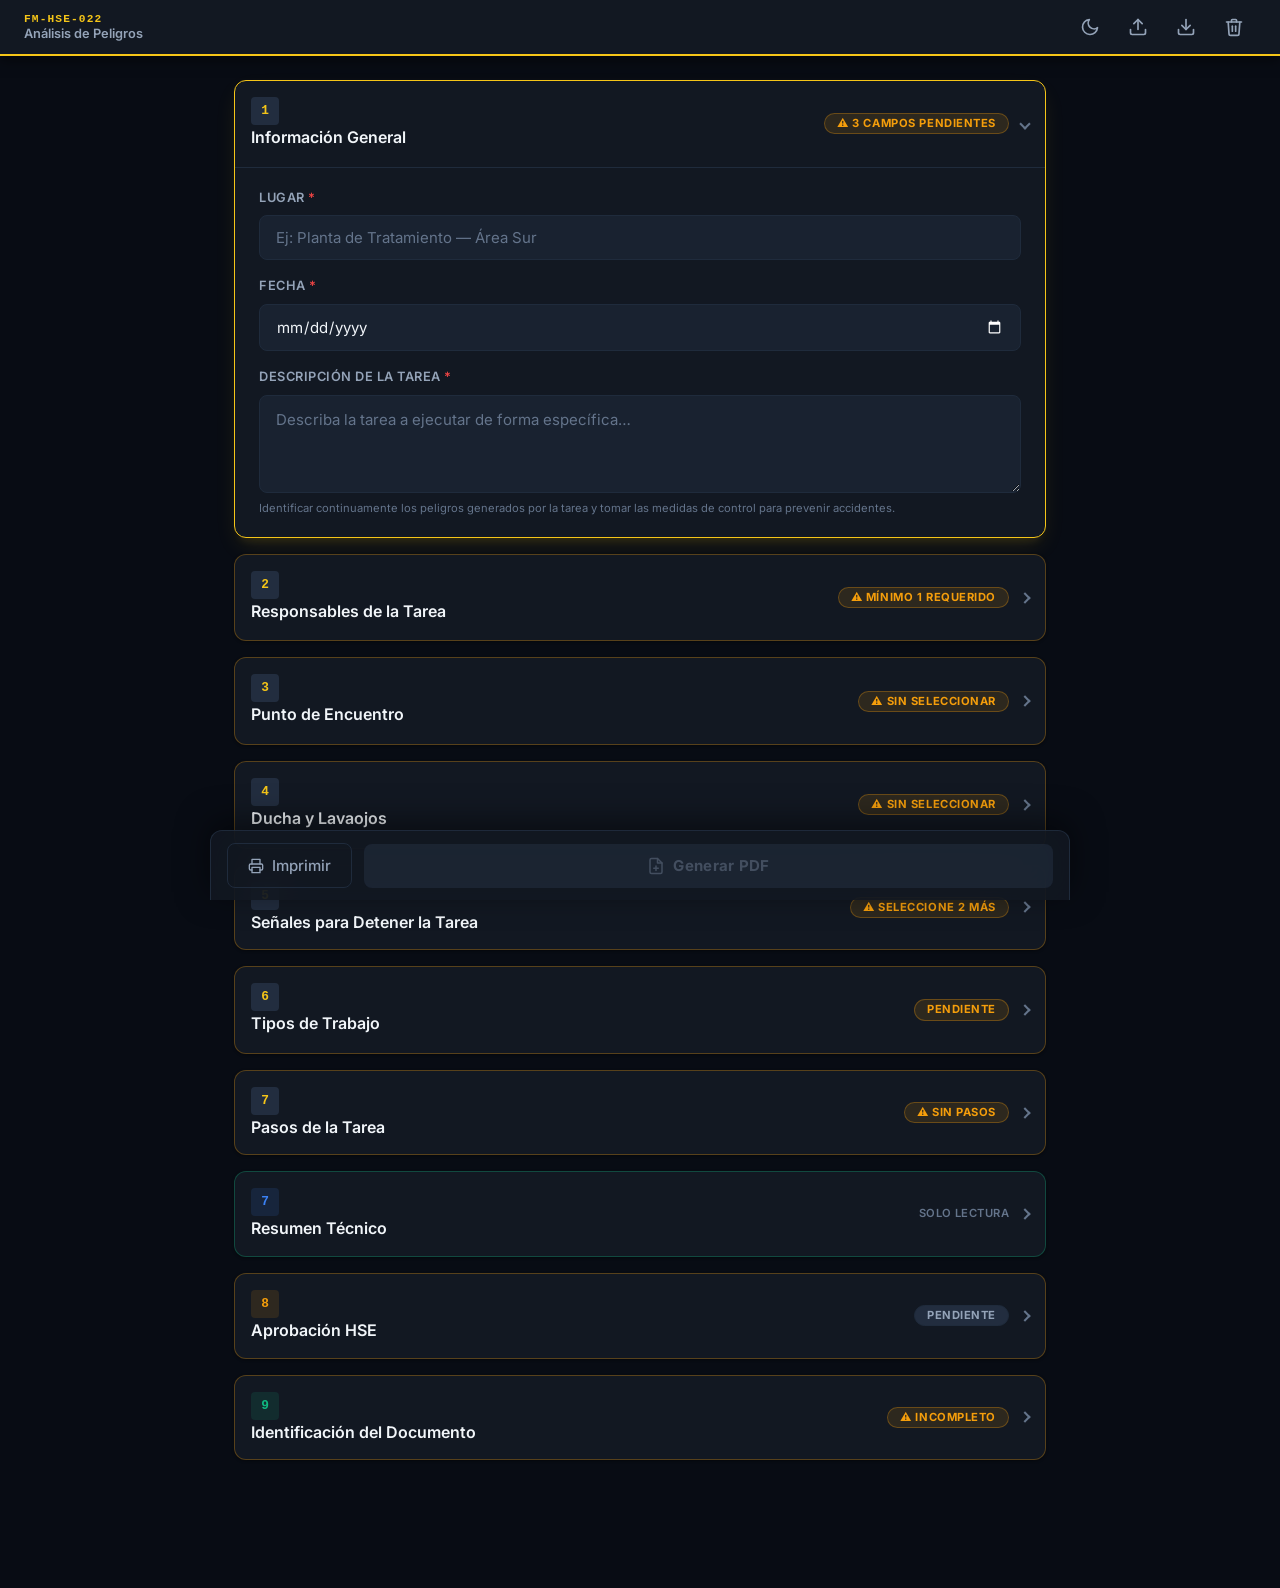
<file: index.html>
<!DOCTYPE html>
<html lang="es">
<head>
  <meta charset="UTF-8">
  <meta name="viewport" content="width=device-width, initial-scale=1.0, maximum-scale=1.0, user-scalable=no">
  <meta name="description" content="FM-HSE-022 — Análisis Continuo de Peligros por la Tarea">
  <meta name="theme-color" content="#1a2332">
  <meta name="apple-mobile-web-app-capable" content="yes">
  <meta name="apple-mobile-web-app-status-bar-style" content="black-translucent">
  <title>FM-HSE-022 · Análisis de Peligros</title>
  <link rel="manifest" href="manifest.json">
  <link rel="apple-touch-icon" href="assets/icon-192.png">
  <link rel="preconnect" href="https://fonts.googleapis.com">
  <link rel="preconnect" href="https://fonts.gstatic.com" crossorigin>
  <link href="https://fonts.googleapis.com/css2?family=Inter:wght@400;500;600;700&display=swap" rel="stylesheet">
  <link rel="stylesheet" href="styles.css">
</head>
<body>

  <!-- ═══════════════════════════════════════════════
       BARRA SUPERIOR
  ════════════════════════════════════════════════ -->
  <header class="app-header">
    <div class="app-header__brand">
      <span class="app-header__code">FM-HSE-022</span>
      <span class="app-header__title">Análisis de Peligros</span>
    </div>
    <div class="app-header__actions">
      <button class="btn-icon" id="btn-toggle-theme" title="Cambiar tema" aria-label="Cambiar tema (claro/oscuro)">
        <svg class="icon-theme-dark" viewBox="0 0 24 24" fill="none" stroke="currentColor" stroke-width="2" stroke-linecap="round" stroke-linejoin="round"><path d="M21 12.79A9 9 0 1 1 11.21 3 7 7 0 0 0 21 12.79z"/></svg>
        <svg class="icon-theme-light hidden" viewBox="0 0 24 24" fill="none" stroke="currentColor" stroke-width="2" stroke-linecap="round" stroke-linejoin="round"><circle cx="12" cy="12" r="5"/><line x1="12" y1="1" x2="12" y2="3"/><line x1="12" y1="21" x2="12" y2="23"/><line x1="4.22" y1="4.22" x2="5.64" y2="5.64"/><line x1="18.36" y1="18.36" x2="19.78" y2="19.78"/><line x1="1" y1="12" x2="3" y2="12"/><line x1="21" y1="12" x2="23" y2="12"/><line x1="4.22" y1="19.78" x2="5.64" y2="18.36"/><line x1="18.36" y1="5.64" x2="19.78" y2="4.22"/></svg>
      </button>
      <button class="btn-icon" id="btn-import-backup" title="Cargar borrador" aria-label="Cargar borrador JSON">
        <svg viewBox="0 0 24 24" fill="none" stroke="currentColor" stroke-width="2" stroke-linecap="round" stroke-linejoin="round"><path d="M21 15v4a2 2 0 0 1-2 2H5a2 2 0 0 1-2-2v-4"/><polyline points="17 8 12 3 7 8"/><line x1="12" y1="3" x2="12" y2="15"/></svg>
      </button>
      <button class="btn-icon" id="btn-export-backup" title="Guardar borrador" aria-label="Guardar borrador JSON">
        <svg viewBox="0 0 24 24" fill="none" stroke="currentColor" stroke-width="2" stroke-linecap="round" stroke-linejoin="round"><path d="M21 15v4a2 2 0 0 1-2 2H5a2 2 0 0 1-2-2v-4"/><polyline points="7 10 12 15 17 10"/><line x1="12" y1="15" x2="12" y2="3"/></svg>
      </button>
      <button class="btn-icon btn-icon--danger" id="btn-new-form" title="Nuevo formulario" aria-label="Nuevo formulario">
        <svg viewBox="0 0 24 24" fill="none" stroke="currentColor" stroke-width="2" stroke-linecap="round" stroke-linejoin="round"><polyline points="3 6 5 6 21 6"/><path d="M19 6l-1 14a2 2 0 0 1-2 2H8a2 2 0 0 1-2-2L5 6"/><path d="M10 11v6"/><path d="M14 11v6"/><path d="M9 6V4a1 1 0 0 1 1-1h4a1 1 0 0 1 1 1v2"/></svg>
      </button>
    </div>
    <!-- Input oculto para importación de JSON -->
    <input type="file" id="input-import-file" accept=".json" hidden aria-hidden="true">
  </header>

  <!-- Banner de borrador recuperado (oculto por defecto) -->
  <div class="draft-banner hidden" id="draft-banner" role="alert">
    <svg viewBox="0 0 24 24" fill="none" stroke="currentColor" stroke-width="2"><circle cx="12" cy="12" r="10"/><line x1="12" y1="8" x2="12" y2="12"/><line x1="12" y1="16" x2="12.01" y2="16"/></svg>
    <span id="draft-banner-text">Se encontró un formulario en progreso.</span>
    <div class="draft-banner__actions">
      <button class="btn-banner btn-banner--primary" id="btn-restore-draft">Continuar</button>
      <button class="btn-banner btn-banner--ghost" id="btn-discard-draft">Descartar</button>
    </div>
  </div>

  <!-- ═══════════════════════════════════════════════
       CONTENIDO PRINCIPAL
  ════════════════════════════════════════════════ -->
  <main class="app-main" id="app-main">

    <!-- Indicador de carga inicial -->
    <div class="loading-screen" id="loading-screen" role="status" aria-live="polite">
      <div class="loading-screen__spinner"></div>
      <p class="loading-screen__text">Cargando configuración…</p>
    </div>

    <!-- Formulario principal (oculto hasta que carguen los JSON) -->
    <form class="form-hse" id="form-hse" novalidate hidden>

      <!-- ─────────────────────────────────────────
           SECCIÓN 1 · INFORMACIÓN GENERAL (SF-01)
      ────────────────────────────────────────── -->
      <section class="form-section" id="sec-general">
        <details class="section-card" open>
          <summary class="section-card__header">
            <div class="section-card__title-group">
              <span class="section-card__number">1</span>
              <span class="section-card__title">Información General</span>
              <span class="section-card__subtitle" id="summary-general"></span>
            </div>
            <span class="section-card__status" id="status-general" aria-live="polite"></span>
          </summary>
          <div class="section-card__body" id="body-general">
            <!-- Renderizado por app.js → UI.General -->
          </div>
        </details>
      </section>

      <!-- ─────────────────────────────────────────
           SECCIÓN 2 · RESPONSABLES (SF-02)
      ────────────────────────────────────────── -->
      <section class="form-section" id="sec-responsables">
        <details class="section-card">
          <summary class="section-card__header">
            <div class="section-card__title-group">
              <span class="section-card__number">2</span>
              <span class="section-card__title">Responsables de la Tarea</span>
              <span class="section-card__subtitle" id="summary-responsables"></span>
            </div>
            <span class="section-card__status" id="status-responsables" aria-live="polite"></span>
          </summary>
          <div class="section-card__body" id="body-responsables">
            <!-- Renderizado por app.js → UI.Responsables -->
          </div>
        </details>
      </section>

      <!-- ─────────────────────────────────────────
           SECCIÓN 3 · PUNTO DE ENCUENTRO (SF-03)
      ────────────────────────────────────────── -->
      <section class="form-section" id="sec-encuentro">
        <details class="section-card">
          <summary class="section-card__header">
            <div class="section-card__title-group">
              <span class="section-card__number">3</span>
              <span class="section-card__title">Punto de Encuentro</span>
              <span class="section-card__subtitle" id="summary-encuentro"></span>
            </div>
            <span class="section-card__status" id="status-encuentro" aria-live="polite"></span>
          </summary>
          <div class="section-card__body" id="body-encuentro">
            <!-- Renderizado por app.js → UI.Ubicacion -->
          </div>
        </details>
      </section>

      <!-- ─────────────────────────────────────────
           SECCIÓN 4 · DUCHA Y LAVAOJOS (SF-04)
      ────────────────────────────────────────── -->
      <section class="form-section" id="sec-ducha">
        <details class="section-card">
          <summary class="section-card__header">
            <div class="section-card__title-group">
              <span class="section-card__number">4</span>
              <span class="section-card__title">Ducha y Lavaojos</span>
              <span class="section-card__subtitle" id="summary-ducha"></span>
            </div>
            <span class="section-card__status" id="status-ducha" aria-live="polite"></span>
          </summary>
          <div class="section-card__body" id="body-ducha">
            <!-- Renderizado por app.js → UI.Ubicacion -->
          </div>
        </details>
      </section>

      <!-- ─────────────────────────────────────────
           SECCIÓN 5 · SEÑALES DE PARADA (SF-05)
      ────────────────────────────────────────── -->
      <section class="form-section" id="sec-senales">
        <details class="section-card">
          <summary class="section-card__header">
            <div class="section-card__title-group">
              <span class="section-card__number">5</span>
              <span class="section-card__title">Señales para Detener la Tarea</span>
            </div>
            <span class="section-card__status" id="status-senales" aria-live="polite"></span>
          </summary>
          <div class="section-card__body" id="body-senales">
            <!-- Renderizado por app.js → UI.Senales -->
          </div>
        </details>
      </section>

      <!-- ─────────────────────────────────────────
           SECCIÓN 6 · PASOS DE LA TAREA (SF-06/07/08/17)
      ────────────────────────────────────────── -->
      <section class="form-section" id="sec-tipos-trabajo">
        <details class="section-card">
          <summary class="section-card__header">
            <div class="section-card__title-group">
              <span class="section-card__number">6</span>
              <span class="section-card__title">Tipos de Trabajo</span>
              <span class="section-card__subtitle" id="summary-tipos-trabajo"></span>
            </div>
            <span class="section-card__status" id="status-tipos-trabajo" aria-live="polite"></span>
          </summary>
          <div class="section-card__body" id="body-tipos-trabajo">
            <!-- Renderizado por app.js → UITiposTrabajo -->
          </div>
        </details>
      </section>

      <!-- ─────────────────────────────────────────
           SECCIÓN 7 · PASOS DE LA TAREA (SF-06/07/08/17)
      ────────────────────────────────────────── -->
      <section class="form-section" id="sec-pasos">
        <details class="section-card">
          <summary class="section-card__header">
            <div class="section-card__title-group">
              <span class="section-card__number">7</span>
              <span class="section-card__title">Pasos de la Tarea</span>
            </div>
            <span class="section-card__status" id="status-pasos" aria-live="polite"></span>
          </summary>
          <div class="section-card__body" id="body-pasos">
            <!-- Contador global de completitud -->
            <div class="steps-overview" id="steps-overview" hidden>
              <span id="steps-counter-complete" class="badge badge--success">0 completos</span>
              <span id="steps-counter-pending" class="badge badge--warning">0 pendientes</span>
            </div>

            <!-- Lista de pasos (renderizada por app.js → UI.Pasos) -->
            <div class="steps-list" id="steps-list" role="list">
              <!-- StepCards insertadas dinámicamente -->
            </div>

            <!-- Botón agregar paso -->
            <button type="button" class="btn-add" id="btn-add-step">
              <svg viewBox="0 0 24 24" fill="none" stroke="currentColor" stroke-width="2.5" stroke-linecap="round" stroke-linejoin="round"><line x1="12" y1="5" x2="12" y2="19"/><line x1="5" y1="12" x2="19" y2="12"/></svg>
              Agregar Paso
            </button>
          </div>
        </details>
      </section>

      <!-- ─────────────────────────────────────────
           SECCIÓN 7 · RESUMEN TÉCNICO (SF-09)
      ────────────────────────────────────────── -->
      <section class="form-section" id="sec-resumen">
        <details class="section-card section-card--review">
          <summary class="section-card__header">
            <div class="section-card__title-group">
              <span class="section-card__number">7</span>
              <span class="section-card__title">Resumen Técnico</span>
            </div>
            <span class="section-card__badge">Solo lectura</span>
          </summary>
          <div class="section-card__body" id="body-resumen">
            <!-- Renderizado por app.js → UI.Resumen -->
          </div>
        </details>
      </section>

      <!-- ─────────────────────────────────────────
           SECCIÓN 8 · APROBACIÓN HSE (SF-10)
      ────────────────────────────────────────── -->
      <section class="form-section" id="sec-aprobacion">
        <details class="section-card section-card--approval">
          <summary class="section-card__header">
            <div class="section-card__title-group">
              <span class="section-card__number">8</span>
              <span class="section-card__title">Aprobación HSE</span>
            </div>
            <span class="section-card__status" id="status-aprobacion" aria-live="polite"></span>
          </summary>
          <div class="section-card__body" id="body-aprobacion">
            <!-- Renderizado por app.js → UI.Aprobacion -->
          </div>
        </details>
      </section>

      <!-- ─────────────────────────────────────────
           SECCIÓN 9 · IDENTIFICACIÓN DEL DOCUMENTO (SF-11/SF-18/SF-19)
      ────────────────────────────────────────── -->
      <section class="form-section" id="sec-docid">
        <details class="section-card section-card--doc">
          <summary class="section-card__header">
            <div class="section-card__title-group">
              <span class="section-card__number">9</span>
              <span class="section-card__title">Identificación del Documento</span>
            </div>
            <span class="section-card__status" id="status-docid" aria-live="polite"></span>
          </summary>
          <div class="section-card__body" id="body-docid">
            <!-- Renderizado por app.js → UI.DocId -->
          </div>
        </details>
      </section>

      <!-- ─────────────────────────────────────────
           BARRA DE ACCIÓN FINAL
      ────────────────────────────────────────── -->
      <div class="action-bar" id="action-bar">
        <button type="button" class="btn-secondary" id="btn-print-fallback" title="Imprimir directamente">
          <svg viewBox="0 0 24 24" fill="none" stroke="currentColor" stroke-width="2" stroke-linecap="round" stroke-linejoin="round"><polyline points="6 9 6 2 18 2 18 9"/><path d="M6 18H4a2 2 0 0 1-2-2v-5a2 2 0 0 1 2-2h16a2 2 0 0 1 2 2v5a2 2 0 0 1-2 2h-2"/><rect x="6" y="14" width="12" height="8"/></svg>
          Imprimir
        </button>
        <button type="button" class="btn-primary" id="btn-generate-pdf" disabled aria-disabled="true">
          <svg viewBox="0 0 24 24" fill="none" stroke="currentColor" stroke-width="2" stroke-linecap="round" stroke-linejoin="round"><path d="M14 2H6a2 2 0 0 0-2 2v16a2 2 0 0 0 2 2h12a2 2 0 0 0 2-2V8z"/><polyline points="14 2 14 8 20 8"/><line x1="12" y1="18" x2="12" y2="12"/><line x1="9" y1="15" x2="15" y2="15"/></svg>
          Generar PDF
        </button>
      </div>

    </form><!-- /form-hse -->
  </main>

  <!-- ═══════════════════════════════════════════════
       MODAL · VISTA PREVIA PDF (SF-19)
  ════════════════════════════════════════════════ -->
  <div class="modal-overlay hidden" id="modal-preview" role="dialog" aria-modal="true" aria-labelledby="modal-preview-title">
    <div class="modal modal--preview">
      <div class="modal__header">
        <h2 class="modal__title" id="modal-preview-title">Vista Previa del PDF</h2>
        <span class="modal__filename" id="modal-preview-filename"></span>
        <button class="btn-icon modal__close" id="btn-preview-close" aria-label="Cerrar vista previa">
          <svg viewBox="0 0 24 24" fill="none" stroke="currentColor" stroke-width="2.5" stroke-linecap="round" stroke-linejoin="round"><line x1="18" y1="6" x2="6" y2="18"/><line x1="6" y1="6" x2="18" y2="18"/></svg>
        </button>
      </div>
      <div class="modal__body">
        <!-- iframe para vista previa (escritorio/iOS) -->
        <iframe class="pdf-preview-frame" id="pdf-preview-frame" title="Vista previa del PDF generado" aria-label="Vista previa del documento PDF"></iframe>
        <!-- Fallback para Android y browsers que no renderizan PDF en iframe -->
        <div class="pdf-preview-fallback hidden" id="pdf-preview-fallback">
          <svg viewBox="0 0 24 24" fill="none" stroke="currentColor" stroke-width="1.5"><path d="M14 2H6a2 2 0 0 0-2 2v16a2 2 0 0 0 2 2h12a2 2 0 0 0 2-2V8z"/><polyline points="14 2 14 8 20 8"/></svg>
          <p>Vista previa no disponible en este dispositivo.</p>
          <p class="text-muted">El PDF fue generado correctamente y está listo para descargar.</p>
          <button type="button" class="btn-secondary" id="btn-open-pdf-tab">
            Abrir en nueva pestaña
          </button>
        </div>
      </div>
      <div class="modal__footer">
        <button type="button" class="btn-secondary" id="btn-preview-cancel">
          Cancelar
        </button>
        <button type="button" class="btn-primary" id="btn-preview-confirm">
          <svg viewBox="0 0 24 24" fill="none" stroke="currentColor" stroke-width="2" stroke-linecap="round" stroke-linejoin="round"><path d="M21 15v4a2 2 0 0 1-2 2H5a2 2 0 0 1-2-2v-4"/><polyline points="7 10 12 15 17 10"/><line x1="12" y1="15" x2="12" y2="3"/></svg>
          Confirmar y Descargar
        </button>
      </div>
    </div>
  </div>

  <!-- ═══════════════════════════════════════════════
       MODAL · CONFIRMACIÓN GENÉRICA
  ════════════════════════════════════════════════ -->
  <div class="modal-overlay hidden" id="modal-confirm" role="dialog" aria-modal="true" aria-labelledby="modal-confirm-title">
    <div class="modal modal--confirm">
      <div class="modal__header">
        <h2 class="modal__title" id="modal-confirm-title"></h2>
      </div>
      <div class="modal__body">
        <p id="modal-confirm-message"></p>
      </div>
      <div class="modal__footer">
        <button type="button" class="btn-secondary" id="btn-confirm-cancel">Cancelar</button>
        <button type="button" class="btn-primary btn-primary--danger" id="btn-confirm-ok">Confirmar</button>
      </div>
    </div>
  </div>

  <!-- ═══════════════════════════════════════════════
       TOAST · NOTIFICACIONES NO BLOQUEANTES
  ════════════════════════════════════════════════ -->
  <div class="toast-container" id="toast-container" role="status" aria-live="polite" aria-atomic="false"></div>

  <!-- ═══════════════════════════════════════════════
       SCRIPTS
  ════════════════════════════════════════════════ -->
  <script src="lib/jspdf.umd.min.js"></script>
  <script src="app.js"></script>
  <script>
    /* Etapa 2A — Registro del Service Worker (capa offline aditiva).
       Degrada con gracia si el navegador no soporta SW. No bloquea la app. */
    if ('serviceWorker' in navigator) {
      window.addEventListener('load', function () {
        navigator.serviceWorker.register('sw.js').catch(function (err) {
          console.warn('Service worker no registrado:', err);
        });
      });
    }
  </script>

</body>
</html>
</file>
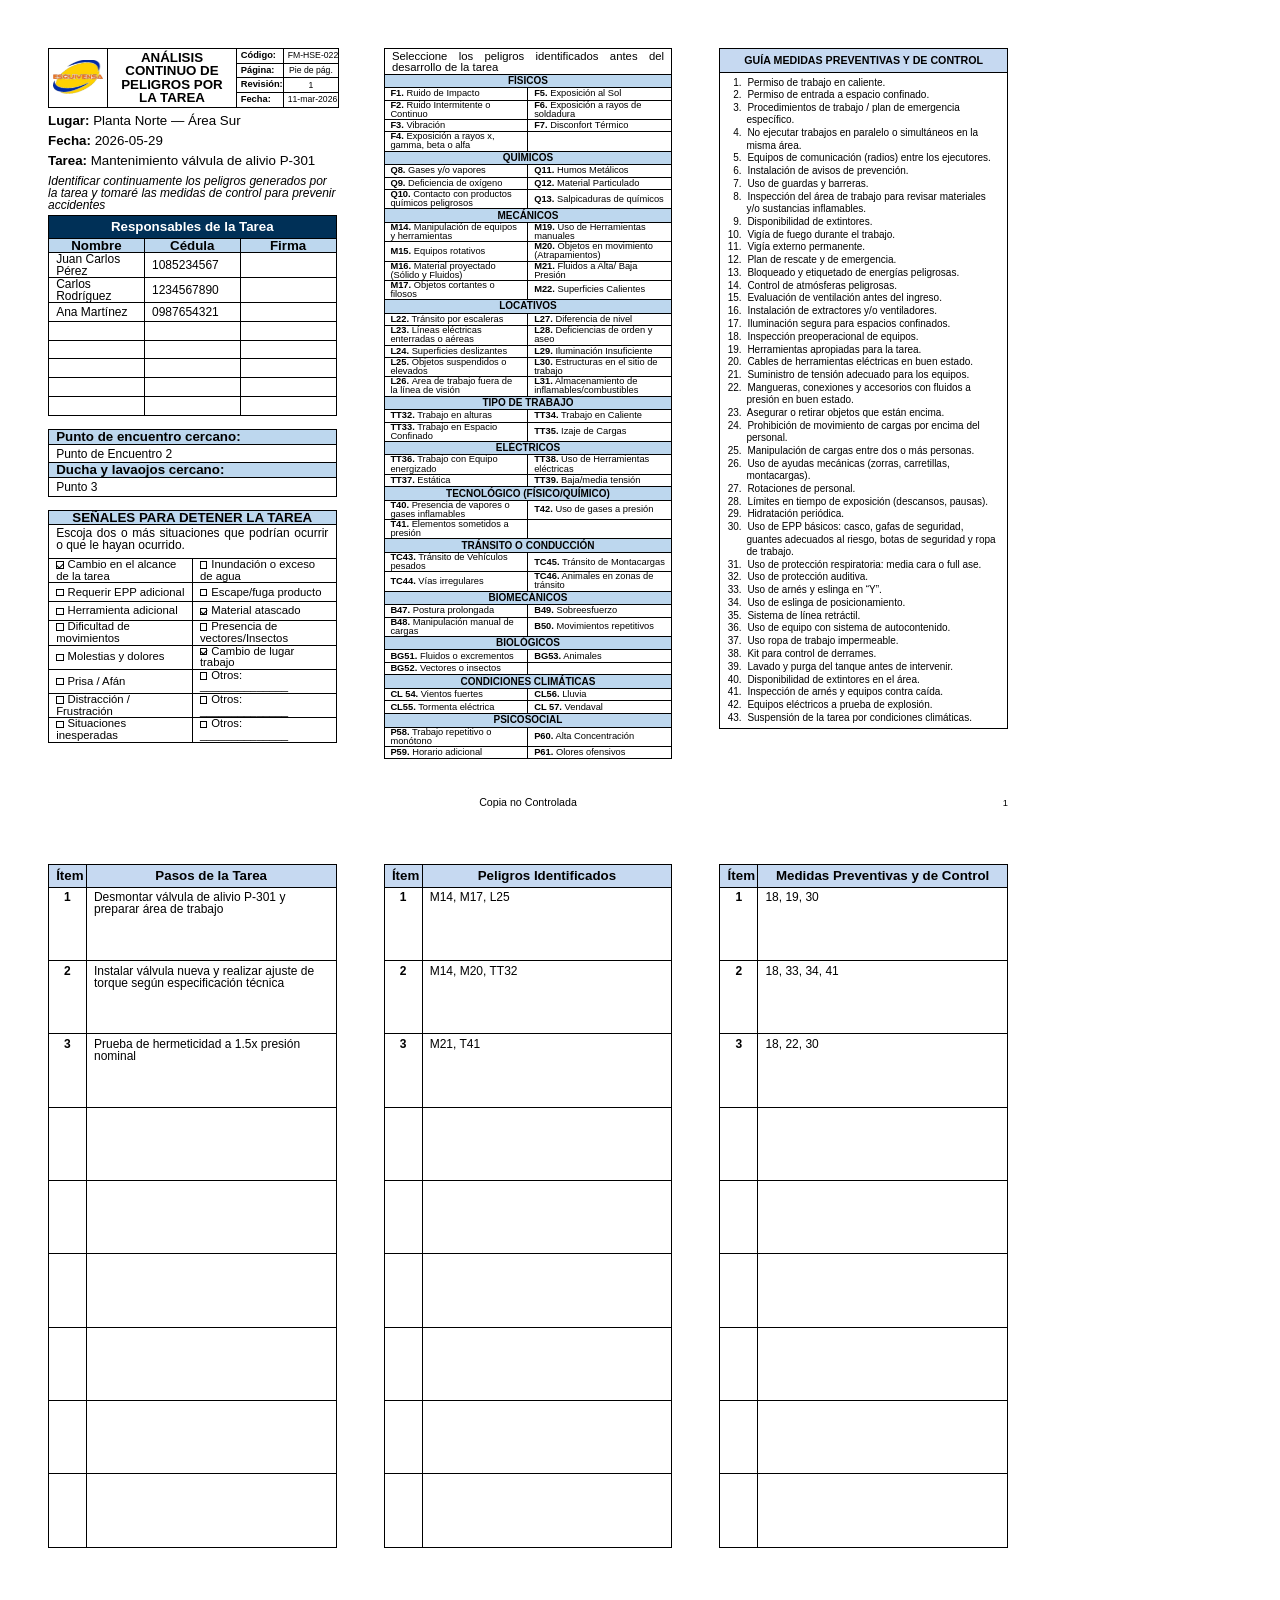
<file: lib/FM-HSE-022_AN.html>
<!DOCTYPE html>
<html lang="es"><head><meta charset="utf-8">
<style>
@font-face { font-family:'ArialNarrow'; src:local('Arial Narrow'),local('Liberation Sans Narrow'); }
* { margin:0; padding:0; box-sizing:border-box; }
body { font-family:'Arial Narrow','Liberation Sans',sans-serif; color:#000; }
.page {
  width:279.4mm; height:215.9mm; position:relative;
  padding:12.7mm; background:#fff; page-break-after:always;
}
.cols { display:flex; gap:12.488mm; align-items:flex-start; }
.col { width:76.341mm; }
table { border-collapse:collapse; width:100%; }
td { border:0.5pt solid #000; padding:0 1.9mm; vertical-align:middle;
     font-size:7pt; line-height:1.0; }
.col table { table-layout:fixed; }

/* Encabezado T0 */
.hdr td { padding:0 1mm; }
.hdr-logo { width:15.61mm; text-align:center; vertical-align:middle; }
.hdr-logo img { width:13.097mm; height:8.996mm; }
.hdr-titulo { width:34.131mm; font-size:10pt; font-weight:bold; text-align:center; }
.hdr-lbl { width:12.435mm; font-size:7pt; font-weight:bold; white-space:nowrap; padding:0 0.5mm; }
.hdr-val { width:14.552mm; font-size:6.5pt; text-align:center; white-space:nowrap; padding:0 0.3mm; }
.hdr tr { height:3.881mm; }

/* Info general */
.info { font-size:10pt; line-height:1.5; margin-top:1mm; }
.info b { font-weight:bold; }
.compromiso { font-size:9pt; font-style:italic; line-height:1.0; margin:1mm 0; }

/* Responsables */
.resp-hdr { background:#003057; color:#fff; font-size:10pt; font-weight:bold; text-align:center; height:6mm; }
.resp-sub { background:#BDD7EE; font-size:10pt; font-weight:bold; text-align:center; }
.resp-d { height:4.992mm; font-size:9pt; }

/* Ubicación */
.ubi-lbl { background:#BDD7EE; font-size:10pt; font-weight:bold; height:2.999mm; }
.ubi-val { height:4.992mm; font-size:9pt; }

/* Señales */
.sen-hdr { background:#BDD7EE; font-size:10pt; font-weight:bold; text-align:center; height:2.999mm; }
.sen-instr { font-size:9pt; text-align:justify; height:8.996mm; vertical-align:top; padding-top:0.5mm; }
.sen-cell { height:4.992mm; font-size:8.5pt; }
.cbox { display:inline-block; width:2.0mm; height:2.0mm; border:0.2mm solid #000;
        margin-right:1mm; vertical-align:middle; position:relative; }
.cbox.checked::after { content:''; position:absolute; left:0.3mm; top:-0.2mm;
        width:0.7mm; height:1.4mm; border:solid #000; border-width:0 0.35mm 0.35mm 0;
        transform:rotate(45deg); }
.sen-txt { vertical-align:middle; }

/* Peligros */
.pel-titulo { font-size:8.5pt; text-align:justify; height:6.297mm; vertical-align:top; padding-top:0.5mm; }
.pel-cat { background:#BDD7EE; font-size:7.5pt; font-weight:bold; text-align:center; height:3.6mm; }
.pel-item { font-size:7pt; height:3.3mm; width:39.5mm; line-height:0.98; padding:0 1.5mm; }
.pel-item b { font-weight:bold; }

/* Controles + Página 2 (T5) */
.ctl-hdr { background:#C6D9F1; font-size:8pt; font-weight:bold; text-align:center; height:6.297mm; }
.ctl-box { font-size:7.5pt; line-height:1.24; padding:1mm 1.9mm; }
.ctl-item { margin-bottom:0.1mm; padding-left:5mm; text-indent:-5mm; }
.ctl-num { font-weight:normal; display:inline-block; width:4.5mm; text-align:right; padding-right:0.8mm; }


/* Página 2 */
.p2-item-h { background:#C6D9F1; font-size:10pt; font-weight:bold; text-align:center; width:10mm; height:5.997mm; }
.p2-cont-h { background:#C6D9F1; font-size:10pt; font-weight:bold; text-align:center; height:5.997mm; }
.p2-item { width:10mm; text-align:center; font-size:9pt; font-weight:bold; vertical-align:top; padding-top:1mm; }
.p2-cont { font-size:9pt; vertical-align:top; padding-top:1mm; }

/* Footer */
.footer { position:absolute; bottom:2mm; left:12.7mm; right:12.7mm;
          font-size:8pt; }
.footer .txt { text-align:center; }
.footer .pag { position:absolute; right:0; bottom:0; font-size:7pt; }
</style></head>
<body>

<!-- PÁGINA 1 -->
<div class="page">
  <div class="cols">
    <!-- COLUMNA 1 -->
    <div class="col">
      <table class="hdr">
        <tr>
          <td class="hdr-logo" rowspan="4"><img src="[data-uri]"></td>
          <td class="hdr-titulo" rowspan="4">ANÁLISIS CONTINUO DE PELIGROS POR LA TAREA</td>
          <td class="hdr-lbl">Código:</td><td class="hdr-val">FM-HSE-022</td>
        </tr>
        <tr><td class="hdr-lbl">Página:</td><td class="hdr-val">Pie de pág.</td></tr>
        <tr><td class="hdr-lbl">Revisión:</td><td class="hdr-val">1</td></tr>
        <tr><td class="hdr-lbl">Fecha:</td><td class="hdr-val">11-mar-2026</td></tr>
      </table>
      <div class="info">
        <div><b>Lugar:</b> Planta Norte — Área Sur</div>
        <div><b>Fecha:</b> 2026-05-29</div>
        <div><b>Tarea:</b> Mantenimiento válvula de alivio P-301</div>
      </div>
      <div class="compromiso">Identificar continuamente los peligros generados por la tarea y tomaré las medidas de control para prevenir accidentes</div>
      <table><tr><td colspan="3" class="resp-hdr">Responsables de la Tarea</td></tr><tr><td class="resp-sub">Nombre</td><td class="resp-sub">Cédula</td><td class="resp-sub">Firma</td></tr><tr><td class="resp-d">Juan Carlos Pérez</td><td class="resp-d">1085234567</td><td class="resp-d"></td></tr><tr><td class="resp-d">Carlos Rodríguez</td><td class="resp-d">1234567890</td><td class="resp-d"></td></tr><tr><td class="resp-d">Ana Martínez</td><td class="resp-d">0987654321</td><td class="resp-d"></td></tr><tr><td class="resp-d"></td><td class="resp-d"></td><td class="resp-d"></td></tr><tr><td class="resp-d"></td><td class="resp-d"></td><td class="resp-d"></td></tr><tr><td class="resp-d"></td><td class="resp-d"></td><td class="resp-d"></td></tr><tr><td class="resp-d"></td><td class="resp-d"></td><td class="resp-d"></td></tr><tr><td class="resp-d"></td><td class="resp-d"></td><td class="resp-d"></td></tr></table>
      <table style="margin-top:3.5mm;">
        <tr><td class="ubi-lbl">Punto de encuentro cercano:</td></tr>
        <tr><td class="ubi-val">Punto de Encuentro 2</td></tr>
        <tr><td class="ubi-lbl">Ducha y lavaojos cercano:</td></tr>
        <tr><td class="ubi-val">Punto 3</td></tr>
      </table>
      <table style="margin-top:3.5mm;"><tr><td colspan="2" class="sen-hdr">SEÑALES PARA DETENER LA TAREA</td></tr><tr><td colspan="2" class="sen-instr">Escoja dos o más situaciones que podrían ocurrir o que le hayan ocurrido.</td></tr><tr><td class="sen-cell"><span class="cbox checked"></span><span class="sen-txt">Cambio en el alcance de la tarea</span></td><td class="sen-cell"><span class="cbox"></span><span class="sen-txt">Inundación o exceso de agua</span></td></tr><tr><td class="sen-cell"><span class="cbox"></span><span class="sen-txt">Requerir EPP adicional</span></td><td class="sen-cell"><span class="cbox"></span><span class="sen-txt">Escape/fuga producto</span></td></tr><tr><td class="sen-cell"><span class="cbox"></span><span class="sen-txt">Herramienta adicional</span></td><td class="sen-cell"><span class="cbox checked"></span><span class="sen-txt">Material atascado</span></td></tr><tr><td class="sen-cell"><span class="cbox"></span><span class="sen-txt">Dificultad de movimientos</span></td><td class="sen-cell"><span class="cbox"></span><span class="sen-txt">Presencia de vectores/Insectos</span></td></tr><tr><td class="sen-cell"><span class="cbox"></span><span class="sen-txt">Molestias y dolores</span></td><td class="sen-cell"><span class="cbox checked"></span><span class="sen-txt">Cambio de lugar trabajo</span></td></tr><tr><td class="sen-cell"><span class="cbox"></span><span class="sen-txt">Prisa / Afán</span></td><td class="sen-cell"><span class="cbox"></span><span class="sen-txt">Otros: ______________</span></td></tr><tr><td class="sen-cell"><span class="cbox"></span><span class="sen-txt">Distracción / Frustración</span></td><td class="sen-cell"><span class="cbox"></span><span class="sen-txt">Otros: ______________</span></td></tr><tr><td class="sen-cell"><span class="cbox"></span><span class="sen-txt">Situaciones inesperadas</span></td><td class="sen-cell"><span class="cbox"></span><span class="sen-txt">Otros: ______________</span></td></tr></table>
    </div>
    <!-- COLUMNA 2 -->
    <div class="col">
      <table><tr><td colspan="2" class="pel-titulo">Seleccione los peligros identificados antes del desarrollo de la tarea</td></tr><tr><td colspan="2" class="pel-cat">FÍSICOS</td></tr><tr><td class="pel-item"><b>F1.</b> Ruido de Impacto</td><td class="pel-item"><b>F5.</b> Exposición al Sol</td></tr><tr><td class="pel-item"><b>F2.</b> Ruido Intermitente o Continuo</td><td class="pel-item"><b>F6.</b> Exposición a rayos de soldadura</td></tr><tr><td class="pel-item"><b>F3.</b> Vibración</td><td class="pel-item"><b>F7.</b> Disconfort Térmico</td></tr><tr><td class="pel-item"><b>F4.</b> Exposición a rayos x, gamma, beta o alfa</td><td class="pel-item"></td></tr><tr><td colspan="2" class="pel-cat">QUÍMICOS</td></tr><tr><td class="pel-item"><b>Q8.</b> Gases y/o vapores</td><td class="pel-item"><b>Q11.</b> Humos Metálicos</td></tr><tr><td class="pel-item"><b>Q9.</b> Deficiencia de oxígeno</td><td class="pel-item"><b>Q12.</b> Material Particulado</td></tr><tr><td class="pel-item"><b>Q10.</b> Contacto con productos químicos peligrosos</td><td class="pel-item"><b>Q13.</b> Salpicaduras de químicos</td></tr><tr><td colspan="2" class="pel-cat">MECÁNICOS</td></tr><tr><td class="pel-item"><b>M14.</b> Manipulación de equipos y herramientas</td><td class="pel-item"><b>M19.</b> Uso de Herramientas manuales</td></tr><tr><td class="pel-item"><b>M15.</b> Equipos rotativos</td><td class="pel-item"><b>M20.</b> Objetos en movimiento (Atrapamientos)</td></tr><tr><td class="pel-item"><b>M16.</b> Material proyectado (Sólido y Fluidos)</td><td class="pel-item"><b>M21.</b> Fluidos a Alta/ Baja Presión</td></tr><tr><td class="pel-item"><b>M17.</b> Objetos cortantes o filosos</td><td class="pel-item"><b>M22.</b> Superficies Calientes</td></tr><tr><td colspan="2" class="pel-cat">LOCATIVOS</td></tr><tr><td class="pel-item"><b>L22.</b> Tránsito por escaleras</td><td class="pel-item"><b>L27.</b> Diferencia de nivel</td></tr><tr><td class="pel-item"><b>L23.</b> Líneas eléctricas enterradas o aéreas</td><td class="pel-item"><b>L28.</b> Deficiencias de orden y aseo</td></tr><tr><td class="pel-item"><b>L24.</b> Superficies deslizantes</td><td class="pel-item"><b>L29.</b> Iluminación Insuficiente</td></tr><tr><td class="pel-item"><b>L25.</b> Objetos suspendidos o elevados</td><td class="pel-item"><b>L30.</b> Estructuras en el sitio de trabajo</td></tr><tr><td class="pel-item"><b>L26.</b> Área de trabajo fuera de la línea de visión</td><td class="pel-item"><b>L31.</b> Almacenamiento de inflamables/combustibles</td></tr><tr><td colspan="2" class="pel-cat">TIPO DE TRABAJO</td></tr><tr><td class="pel-item"><b>TT32.</b> Trabajo en alturas</td><td class="pel-item"><b>TT34.</b> Trabajo en Caliente</td></tr><tr><td class="pel-item"><b>TT33.</b> Trabajo en Espacio Confinado</td><td class="pel-item"><b>TT35.</b> Izaje de Cargas</td></tr><tr><td colspan="2" class="pel-cat">ELÉCTRICOS</td></tr><tr><td class="pel-item"><b>TT36.</b> Trabajo con Equipo energizado</td><td class="pel-item"><b>TT38.</b> Uso de Herramientas eléctricas</td></tr><tr><td class="pel-item"><b>TT37.</b> Estática</td><td class="pel-item"><b>TT39.</b> Baja/media tensión</td></tr><tr><td colspan="2" class="pel-cat">TECNOLÓGICO (FÍSICO/QUÍMICO)</td></tr><tr><td class="pel-item"><b>T40.</b> Presencia de vapores o gases inflamables</td><td class="pel-item"><b>T42.</b> Uso de gases a presión</td></tr><tr><td class="pel-item"><b>T41.</b> Elementos sometidos a presión</td><td class="pel-item"></td></tr><tr><td colspan="2" class="pel-cat">TRÁNSITO O CONDUCCIÓN</td></tr><tr><td class="pel-item"><b>TC43.</b> Tránsito de Vehículos pesados</td><td class="pel-item"><b>TC45.</b> Tránsito de Montacargas</td></tr><tr><td class="pel-item"><b>TC44.</b> Vías irregulares</td><td class="pel-item"><b>TC46.</b> Animales en zonas de tránsito</td></tr><tr><td colspan="2" class="pel-cat">BIOMECÁNICOS</td></tr><tr><td class="pel-item"><b>B47.</b> Postura prolongada</td><td class="pel-item"><b>B49.</b> Sobreesfuerzo</td></tr><tr><td class="pel-item"><b>B48.</b> Manipulación manual de cargas</td><td class="pel-item"><b>B50.</b> Movimientos repetitivos</td></tr><tr><td colspan="2" class="pel-cat">BIOLÓGICOS</td></tr><tr><td class="pel-item"><b>BG51.</b> Fluidos o excrementos</td><td class="pel-item"><b>BG53.</b> Animales</td></tr><tr><td class="pel-item"><b>BG52.</b> Vectores o insectos</td><td class="pel-item"></td></tr><tr><td colspan="2" class="pel-cat">CONDICIONES CLIMÁTICAS</td></tr><tr><td class="pel-item"><b>CL 54.</b> Vientos fuertes</td><td class="pel-item"><b>CL56.</b> Lluvia</td></tr><tr><td class="pel-item"><b>CL55.</b> Tormenta eléctrica</td><td class="pel-item"><b>CL 57.</b> Vendaval</td></tr><tr><td colspan="2" class="pel-cat">PSICOSOCIAL</td></tr><tr><td class="pel-item"><b>P58.</b> Trabajo repetitivo o monótono</td><td class="pel-item"><b>P60.</b> Alta Concentración</td></tr><tr><td class="pel-item"><b>P59.</b> Horario adicional</td><td class="pel-item"><b>P61.</b> Olores ofensivos</td></tr></table>
    </div>
    <!-- COLUMNA 3 -->
    <div class="col">
      <table>
        <tr><td class="ctl-hdr">GUÍA MEDIDAS PREVENTIVAS Y DE CONTROL</td></tr>
        <tr><td class="ctl-box"><div class="ctl-item"><span class="ctl-num">1.</span> Permiso de trabajo en caliente.</div><div class="ctl-item"><span class="ctl-num">2.</span> Permiso de entrada a espacio confinado.</div><div class="ctl-item"><span class="ctl-num">3.</span> Procedimientos de trabajo / plan de emergencia específico.</div><div class="ctl-item"><span class="ctl-num">4.</span> No ejecutar trabajos en paralelo o simultáneos en la misma área.</div><div class="ctl-item"><span class="ctl-num">5.</span> Equipos de comunicación (radios) entre los ejecutores.</div><div class="ctl-item"><span class="ctl-num">6.</span> Instalación de avisos de prevención.</div><div class="ctl-item"><span class="ctl-num">7.</span> Uso de guardas y barreras.</div><div class="ctl-item"><span class="ctl-num">8.</span> Inspección del área de trabajo para revisar materiales y/o sustancias inflamables.</div><div class="ctl-item"><span class="ctl-num">9.</span> Disponibilidad de extintores.</div><div class="ctl-item"><span class="ctl-num">10.</span> Vigía de fuego durante el trabajo.</div><div class="ctl-item"><span class="ctl-num">11.</span> Vigía externo permanente.</div><div class="ctl-item"><span class="ctl-num">12.</span> Plan de rescate y de emergencia.</div><div class="ctl-item"><span class="ctl-num">13.</span> Bloqueado y etiquetado de energías peligrosas.</div><div class="ctl-item"><span class="ctl-num">14.</span> Control de atmósferas peligrosas.</div><div class="ctl-item"><span class="ctl-num">15.</span> Evaluación de ventilación antes del ingreso.</div><div class="ctl-item"><span class="ctl-num">16.</span> Instalación de extractores y/o ventiladores.</div><div class="ctl-item"><span class="ctl-num">17.</span> Iluminación segura para espacios confinados.</div><div class="ctl-item"><span class="ctl-num">18.</span> Inspección preoperacional de equipos.</div><div class="ctl-item"><span class="ctl-num">19.</span> Herramientas apropiadas para la tarea.</div><div class="ctl-item"><span class="ctl-num">20.</span> Cables de herramientas eléctricas en buen estado.</div><div class="ctl-item"><span class="ctl-num">21.</span> Suministro de tensión adecuado para los equipos.</div><div class="ctl-item"><span class="ctl-num">22.</span> Mangueras, conexiones y accesorios con fluidos a presión en buen estado.</div><div class="ctl-item"><span class="ctl-num">23.</span> Asegurar o retirar objetos que están encima.</div><div class="ctl-item"><span class="ctl-num">24.</span> Prohibición de movimiento de cargas por encima del personal.</div><div class="ctl-item"><span class="ctl-num">25.</span> Manipulación de cargas entre dos o más personas.</div><div class="ctl-item"><span class="ctl-num">26.</span> Uso de ayudas mecánicas (zorras, carretillas, montacargas).</div><div class="ctl-item"><span class="ctl-num">27.</span> Rotaciones de personal.</div><div class="ctl-item"><span class="ctl-num">28.</span> Límites en tiempo de exposición (descansos, pausas).</div><div class="ctl-item"><span class="ctl-num">29.</span> Hidratación periódica.</div><div class="ctl-item"><span class="ctl-num">30.</span> Uso de EPP básicos: casco, gafas de seguridad, guantes adecuados al riesgo, botas de seguridad y ropa de trabajo.</div><div class="ctl-item"><span class="ctl-num">31.</span> Uso de protección respiratoria: media cara o full ase.</div><div class="ctl-item"><span class="ctl-num">32.</span> Uso de protección auditiva.</div><div class="ctl-item"><span class="ctl-num">33.</span> Uso de arnés y eslinga en “Y”.</div><div class="ctl-item"><span class="ctl-num">34.</span> Uso de eslinga de posicionamiento.</div><div class="ctl-item"><span class="ctl-num">35.</span> Sistema de línea retráctil.</div><div class="ctl-item"><span class="ctl-num">36.</span> Uso de equipo con sistema de autocontenido.</div><div class="ctl-item"><span class="ctl-num">37.</span> Uso ropa de trabajo impermeable.</div><div class="ctl-item"><span class="ctl-num">38.</span> Kit para control de derrames.</div><div class="ctl-item"><span class="ctl-num">39.</span> Lavado y purga del tanque antes de intervenir.</div><div class="ctl-item"><span class="ctl-num">40.</span> Disponibilidad de extintores en el área.</div><div class="ctl-item"><span class="ctl-num">41.</span> Inspección de arnés y equipos contra caída.</div><div class="ctl-item"><span class="ctl-num">42.</span> Equipos eléctricos a prueba de explosión.</div><div class="ctl-item"><span class="ctl-num">43.</span> Suspensión de la tarea por condiciones climáticas.</div></td></tr>
      </table>
    </div>
  </div>
  <div class="footer"><div class="txt">Copia no Controlada</div><div class="pag">1</div></div>
</div>

<!-- PÁGINA 2 -->
<div class="page">
  <div class="cols">
    <div class="col"><table><tr><td class="p2-item-h">Ítem</td><td class="p2-cont-h">Pasos de la Tarea</td></tr><tr style="height:19.403mm;"><td class="p2-item">1</td><td class="p2-cont">Desmontar válvula de alivio P-301 y preparar área de trabajo</td></tr><tr style="height:19.403mm;"><td class="p2-item">2</td><td class="p2-cont">Instalar válvula nueva y realizar ajuste de torque según especificación técnica</td></tr><tr style="height:19.403mm;"><td class="p2-item">3</td><td class="p2-cont">Prueba de hermeticidad a 1.5x presión nominal</td></tr><tr style="height:19.403mm;"><td class="p2-item"></td><td class="p2-cont"></td></tr><tr style="height:19.403mm;"><td class="p2-item"></td><td class="p2-cont"></td></tr><tr style="height:19.403mm;"><td class="p2-item"></td><td class="p2-cont"></td></tr><tr style="height:19.403mm;"><td class="p2-item"></td><td class="p2-cont"></td></tr><tr style="height:19.403mm;"><td class="p2-item"></td><td class="p2-cont"></td></tr><tr style="height:19.403mm;"><td class="p2-item"></td><td class="p2-cont"></td></tr></table></div>
    <div class="col"><table><tr><td class="p2-item-h">Ítem</td><td class="p2-cont-h">Peligros Identificados</td></tr><tr style="height:19.403mm;"><td class="p2-item">1</td><td class="p2-cont">M14, M17, L25</td></tr><tr style="height:19.403mm;"><td class="p2-item">2</td><td class="p2-cont">M14, M20, TT32</td></tr><tr style="height:19.403mm;"><td class="p2-item">3</td><td class="p2-cont">M21, T41</td></tr><tr style="height:19.403mm;"><td class="p2-item"></td><td class="p2-cont"></td></tr><tr style="height:19.403mm;"><td class="p2-item"></td><td class="p2-cont"></td></tr><tr style="height:19.403mm;"><td class="p2-item"></td><td class="p2-cont"></td></tr><tr style="height:19.403mm;"><td class="p2-item"></td><td class="p2-cont"></td></tr><tr style="height:19.403mm;"><td class="p2-item"></td><td class="p2-cont"></td></tr><tr style="height:19.403mm;"><td class="p2-item"></td><td class="p2-cont"></td></tr></table></div>
    <div class="col"><table><tr><td class="p2-item-h">Ítem</td><td class="p2-cont-h">Medidas Preventivas y de Control</td></tr><tr style="height:19.403mm;"><td class="p2-item">1</td><td class="p2-cont">18, 19, 30</td></tr><tr style="height:19.403mm;"><td class="p2-item">2</td><td class="p2-cont">18, 33, 34, 41</td></tr><tr style="height:19.403mm;"><td class="p2-item">3</td><td class="p2-cont">18, 22, 30</td></tr><tr style="height:19.403mm;"><td class="p2-item"></td><td class="p2-cont"></td></tr><tr style="height:19.403mm;"><td class="p2-item"></td><td class="p2-cont"></td></tr><tr style="height:19.403mm;"><td class="p2-item"></td><td class="p2-cont"></td></tr><tr style="height:19.403mm;"><td class="p2-item"></td><td class="p2-cont"></td></tr><tr style="height:19.403mm;"><td class="p2-item"></td><td class="p2-cont"></td></tr><tr style="height:19.403mm;"><td class="p2-item"></td><td class="p2-cont"></td></tr></table></div>
  </div>
  <div class="footer"><div class="txt">Copia no Controlada</div><div class="pag">2</div></div>
</div>

</body></html>
</file>
<file: styles.css>
/* ═══════════════════════════════════════════════════════════════
   FM-HSE-022 — Análisis Continuo de Peligros por la Tarea
   styles.css · v2.1
   Estética: Industrial-utilitaria refinada
   Enfoque: Mobile-first, touch-optimized, alto contraste HSE
════════════════════════════════════════════════════════════════ */


/* ───────────────────────────────────────────────────────────────
   1. VARIABLES CSS — Sistema de diseño
──────────────────────────────────────────────────────────────── */
:root {

  /* Paleta principal — azul industrial premium oscuro */
  --color-bg:           #080c14;
  --color-surface:      #121822;
  --color-surface-2:    #192230;
  --color-surface-3:    #222d3f;
  --color-border:       #1f2b3c;
  --color-border-light: #2c3d55;

  /* Texto */
  --color-text-primary:   #f1f5f9;
  --color-text-secondary: #94a3b8;
  --color-text-muted:     #64748b;
  --color-text-inverse:   #080c14;

  /* Acento corporativo — amarillo HSE */
  --color-accent:       #f5c518;
  --color-accent-dark:  #c49a10;
  --color-accent-muted: rgba(245, 197, 24, 0.15);

  /* Estados semáforo — sistema HSE estándar */
  --color-success:       #10b981;
  --color-success-bg:    rgba(16, 185, 129, 0.12);
  --color-success-border:rgba(16, 185, 129, 0.3);

  --color-warning:       #f59e0b;
  --color-warning-bg:    rgba(245, 158, 11, 0.12);
  --color-warning-border:rgba(245, 158, 11, 0.3);

  --color-danger:        #ef4444;
  --color-danger-bg:     rgba(239, 68, 68, 0.12);
  --color-danger-border: rgba(239, 68, 68, 0.3);

  --color-info:          #3b82f6;
  --color-info-bg:       rgba(59, 130, 246, 0.12);
  --color-info-border:   rgba(59, 130, 246, 0.3);

  /* Criticidad de peligros */
  --color-criticidad-alta:  var(--color-danger);
  --color-criticidad-media: var(--color-warning);
  --color-criticidad-baja:  var(--color-success);

  /* Tipografía */
  --font-mono:   'Courier New', 'Lucida Console', monospace;
  --font-sans:   'Inter', -apple-system, BlinkMacSystemFont, 'Segoe UI', Roboto, sans-serif;
  --font-display: var(--font-sans);

  /* Escala tipográfica */
  --text-xs:   0.70rem;   /* 11.2px */
  --text-sm:   0.80rem;   /* 12.8px */
  --text-base: 0.9375rem; /* 15px — base de lectura móvil */
  --text-md:   1.0rem;    /* 16px */
  --text-lg:   1.125rem;  /* 18px */
  --text-xl:   1.25rem;   /* 20px */
  --text-2xl:  1.5rem;    /* 24px */

  /* Espaciado */
  --space-1:  0.25rem;
  --space-2:  0.5rem;
  --space-3:  0.75rem;
  --space-4:  1rem;
  --space-5:  1.25rem;
  --space-6:  1.5rem;
  --space-8:  2rem;
  --space-10: 2.5rem;
  --space-12: 3rem;

  /* Bordes */
  --radius-sm:  4px;
  --radius-md:  8px;
  --radius-lg:  12px;
  --radius-xl:  16px;
  --radius-full: 9999px;

  /* Sombras */
  --shadow-sm:  0 1px 3px rgba(0,0,0,0.4);
  --shadow-md:  0 4px 12px rgba(0,0,0,0.5);
  --shadow-lg:  0 8px 24px rgba(0,0,0,0.6);
  --shadow-focus: 0 0 0 3px rgba(245, 197, 24, 0.35);

  /* Sombras y efectos dinámicos */
  --shadow-card-open: 0 10px 25px -5px rgba(245, 197, 24, 0.12), 0 8px 10px -6px rgba(245, 197, 24, 0.12);
  --color-accent-border-dashed: rgba(245, 197, 24, 0.4);
  --color-accent-hover-bg: rgba(245, 197, 24, 0.22);
  --color-accent-pulse-shadow: rgba(245, 197, 24, 0.5);
  
  /* Select arrows */
  --select-arrow-focus: url("data:image/svg+xml,%3Csvg xmlns='http://www.w3.org/2000/svg' width='16' height='16' viewBox='0 0 24 24' fill='none' stroke='%23f5c518' stroke-width='2.5' stroke-linecap='round' stroke-linejoin='round'%3E%3Cpolyline points='6 9 12 15 18 9'%3E%3C/polyline%3E%3C/svg%3E");
  
  /* Checkbox backgrounds y hovers */
  --color-warning-hover-bg: rgba(245, 158, 11, 0.18);
  --color-warning-active-bg: rgba(245, 158, 11, 0.08);
  --color-danger-hover-bg: rgba(239, 68, 68, 0.18);
  
  /* Glassmorphism backgrounds */
  --color-action-bar-bg: rgba(18, 24, 34, 0.85);
  --color-action-bar-border: rgba(44, 61, 85, 0.5);
  --color-action-bar-shadow: 0 -8px 32px rgba(0, 0, 0, 0.5);

  /* Banners de estado */
  --color-info-border: rgba(59, 130, 246, 0.3);

  /* Toast variables */
  --color-toast-success-bg: #1a3a27;
  --color-toast-success-text: var(--color-success);
  --color-toast-warning-bg: #3a2a10;
  --color-toast-warning-text: var(--color-warning);
  --color-toast-danger-bg: #3a1a18;
  --color-toast-danger-text: var(--color-danger);
  --color-toast-info-bg: #152840;
  --color-toast-info-text: var(--color-info);

  /* Foco de inputs */
  --color-input-focus-bg: var(--color-surface-3);

  /* Touch — tamaño mínimo de target táctil */
  --touch-min: 44px;

  /* Transiciones */
  --transition-fast:   120ms ease;
  --transition-normal: 220ms ease;
  --transition-slow:   350ms ease;

  /* Header */
  --header-height: 56px;

  /* Z-index */
  --z-banner:  100;
  --z-action:  200;
  --z-toast:   300;
  --z-modal:   400;
}

/* ═══════════════════════════════════════════════════════════════
   MODO CLARO (LIGHT THEME) — Diseño premium basado en el mockup
   ═══════════════════════════════════════════════════════════════ */
body.light-theme {
  /* Paleta principal — tema claro basado en mockup de dashboard */
  --color-bg:           #f1f5f9; /* Gris azulado claro de fondo */
  --color-surface:      #ffffff; /* Tarjetas y paneles en blanco puro */
  --color-surface-2:    #f8fafc; /* Gris ultra claro para inputs */
  --color-surface-3:    #e2e8f0; /* Bordes e inputs activos/foco */
  --color-border:       #e2e8f0; /* Borde sutil */
  --color-border-light: #cbd5e1; /* Borde más visible */

  /* Texto */
  --color-text-primary:   #0f172a; /* Slate 900 (Gris oscuro/negro para alta lectura) */
  --color-text-secondary: #475569; /* Slate 600 (Gris medio) */
  --color-text-muted:     #64748b; /* Slate 500 (Gris claro) */
  --color-text-inverse:   #ffffff;

  /* Acento de control / Botones (Azul "Guardar") */
  --color-accent:       #0056c6;
  --color-accent-dark:  #004094;
  --color-accent-muted: rgba(0, 86, 198, 0.08);

  /* HSE status - colores del mockup */
  --color-success:       #16a34a; /* Verde esmeralda (bajo/docx/aprobar) */
  --color-success-bg:    rgba(22, 163, 74, 0.08);
  --color-success-border:rgba(22, 163, 74, 0.25);

  --color-warning:       #ea580c; /* Naranja industrial (medio/html/pendiente) */
  --color-warning-bg:    rgba(234, 88, 12, 0.08);
  --color-warning-border:rgba(234, 88, 12, 0.25);

  --color-danger:        #ef4444; /* Rojo vivo (alto/nuevo/rechazar) */
  --color-danger-bg:     rgba(239, 68, 68, 0.08);
  --color-danger-border: rgba(239, 68, 68, 0.25);

  /* Sombras del mockup */
  --shadow-sm:  0 1px 2px rgba(15,23,42,0.05);
  --shadow-md:  0 4px 6px -1px rgba(15,23,42,0.05), 0 2px 4px -2px rgba(15,23,42,0.05);
  --shadow-lg:  0 10px 15px -3px rgba(15,23,42,0.08), 0 4px 6px -4px rgba(15,23,42,0.08);
  --shadow-focus: 0 0 0 3px rgba(0, 86, 198, 0.25);

  /* Sombras y efectos dinámicos */
  --shadow-card-open: 0 10px 25px -5px rgba(0, 86, 198, 0.08), 0 8px 10px -6px rgba(0, 86, 198, 0.08);
  --color-accent-border-dashed: rgba(0, 86, 198, 0.4);
  --color-accent-hover-bg: rgba(0, 86, 198, 0.12);
  --color-accent-pulse-shadow: rgba(0, 86, 198, 0.4);
  
  /* Select arrows */
  --select-arrow-focus: url("data:image/svg+xml,%3Csvg xmlns='http://www.w3.org/2000/svg' width='16' height='16' viewBox='0 0 24 24' fill='none' stroke='%230056c6' stroke-width='2.5' stroke-linecap='round' stroke-linejoin='round'%3E%3Cpolyline points='6 9 12 15 18 9'%3E%3C/polyline%3E%3C/svg%3E");
  
  /* Checkbox backgrounds y hovers */
  --color-warning-hover-bg: rgba(234, 88, 12, 0.15);
  --color-warning-active-bg: rgba(234, 88, 12, 0.05);
  --color-danger-hover-bg: rgba(239, 68, 68, 0.12);
  
  /* Glassmorphism backgrounds */
  --color-action-bar-bg: rgba(255, 255, 255, 0.8);
  --color-action-bar-border: rgba(226, 232, 240, 0.8);
  --color-action-bar-shadow: 0 -4px 16px rgba(15, 23, 42, 0.06);

  /* Banners de estado */
  --color-info:          #0056c6;
  --color-info-bg:       rgba(0, 86, 198, 0.06);
  --color-info-border:   rgba(0, 86, 198, 0.2);

  /* Toast variables */
  --color-toast-success-bg: #f0fdf4;
  --color-toast-success-text: #15803d;
  --color-toast-warning-bg: #fff7ed;
  --color-toast-warning-text: #c2410c;
  --color-toast-danger-bg: #fef2f2;
  --color-toast-danger-text: #b91c1c;
  --color-toast-info-bg: #eff6ff;
  --color-toast-info-text: #1d4ed8;

  /* Foco de inputs */
  --color-input-focus-bg: #ffffff;
}

/* Cabecera adaptativa en modo claro */
body.light-theme .app-header {
  background: #ffffff;
  border-bottom: 1px solid #e2e8f0;
  box-shadow: 0 1px 3px 0 rgba(0, 0, 0, 0.05);
}

body.light-theme .app-header__code {
  color: var(--color-accent);
}

body.light-theme .app-header__title {
  color: var(--color-text-secondary);
}

/* Evitar que las cajas de selección (select) repitan el icono de flecha en foco */
body.light-theme select:focus {
  background-color: var(--color-surface-3) !important;
}

/* Adaptar selector de fecha al modo claro */
body.light-theme .field__input[type="date"] {
  color-scheme: light;
}


/* ───────────────────────────────────────────────────────────────
   2. RESET Y BASE
──────────────────────────────────────────────────────────────── */
*, *::before, *::after {
  box-sizing: border-box;
  margin: 0;
  padding: 0;
}

html {
  font-size: 16px;
  -webkit-text-size-adjust: 100%;
  scroll-behavior: smooth;
}

body {
  font-family: var(--font-sans);
  font-size: var(--text-base);
  line-height: 1.55;
  color: var(--color-text-primary);
  background-color: var(--color-bg);
  min-height: 100dvh;
  -webkit-font-smoothing: antialiased;
  -moz-osx-font-smoothing: grayscale;
  overflow-x: hidden;
}

/* Transiciones globales suaves para cambio de tema */
body,
.app-header,
.app-header__code,
.app-header__title,
.section-card,
.checkbox-item,
.field__input,
.field__select,
.field__textarea,
.btn-icon,
.action-bar,
.step-card,
.toast {
  transition: background-color var(--transition-normal), 
              border-color var(--transition-normal), 
              color var(--transition-normal), 
              box-shadow var(--transition-normal);
}

/* Eliminar highlight azul en tap móvil */
* {
  -webkit-tap-highlight-color: transparent;
}

h1, h2, h3, h4, h5, h6 {
  font-weight: 600;
  line-height: 1.3;
  color: var(--color-text-primary);
}

p { margin: 0; }

button {
  font-family: inherit;
  cursor: pointer;
  border: none;
  background: none;
}

input, textarea, select {
  font-family: inherit;
  font-size: var(--text-base);
}

/* Scrollbar personalizado (webkit) */
::-webkit-scrollbar { width: 6px; height: 6px; }
::-webkit-scrollbar-track { background: var(--color-surface); }
::-webkit-scrollbar-thumb { background: var(--color-border); border-radius: var(--radius-full); }
::-webkit-scrollbar-thumb:hover { background: var(--color-border-light); }


/* ───────────────────────────────────────────────────────────────
   3. UTILIDADES
──────────────────────────────────────────────────────────────── */
.hidden { display: none !important; }

.text-muted {
  color: var(--color-text-muted);
  font-size: var(--text-sm);
}

.text-secondary { color: var(--color-text-secondary); }

.text-mono {
  font-family: var(--font-mono);
  letter-spacing: 0.04em;
}

.sr-only {
  position: absolute;
  width: 1px;
  height: 1px;
  padding: 0;
  margin: -1px;
  overflow: hidden;
  clip: rect(0,0,0,0);
  white-space: nowrap;
  border: 0;
}

.divider {
  border: none;
  border-top: 1px solid var(--color-border);
  margin: var(--space-4) 0;
}


/* ───────────────────────────────────────────────────────────────
   4. COMPONENTES DE BOTONES
──────────────────────────────────────────────────────────────── */

/* Botón primario — acción principal */
.btn-primary {
  display: inline-flex;
  align-items: center;
  justify-content: center;
  gap: var(--space-2);
  min-height: var(--touch-min);
  padding: var(--space-3) var(--space-6);
  background: var(--color-accent);
  color: var(--color-text-inverse);
  font-size: var(--text-base);
  font-weight: 700;
  letter-spacing: 0.02em;
  border-radius: var(--radius-md);
  transition: background var(--transition-fast), transform var(--transition-fast), box-shadow var(--transition-fast);
  user-select: none;
}

.btn-primary svg { width: 18px; height: 18px; flex-shrink: 0; }

.btn-primary:hover:not(:disabled) {
  background: var(--color-accent-dark);
  box-shadow: var(--shadow-md);
}

.btn-primary:active:not(:disabled) {
  transform: scale(0.97);
}

.btn-primary:focus-visible {
  outline: none;
  box-shadow: var(--shadow-focus);
}

.btn-primary:disabled,
.btn-primary[aria-disabled="true"] {
  background: var(--color-surface-3);
  color: var(--color-text-muted);
  cursor: not-allowed;
  opacity: 0.6;
}

.btn-primary--danger {
  background: var(--color-danger);
  color: #fff;
}
.btn-primary--danger:hover:not(:disabled) {
  background: #c0392b;
}

/* Botón secundario — acción secundaria */
.btn-secondary {
  display: inline-flex;
  align-items: center;
  justify-content: center;
  gap: var(--space-2);
  min-height: var(--touch-min);
  padding: var(--space-3) var(--space-5);
  background: transparent;
  color: var(--color-text-secondary);
  font-size: var(--text-base);
  font-weight: 500;
  border: 1.5px solid var(--color-border);
  border-radius: var(--radius-md);
  transition: border-color var(--transition-fast), color var(--transition-fast), background var(--transition-fast);
  user-select: none;
}

.btn-secondary svg { width: 16px; height: 16px; flex-shrink: 0; }

.btn-secondary:hover {
  border-color: var(--color-border-light);
  color: var(--color-text-primary);
  background: var(--color-surface-2);
}

.btn-secondary:active { transform: scale(0.97); }

.btn-secondary:focus-visible {
  outline: none;
  box-shadow: var(--shadow-focus);
}

/* Botón ícono — header y acciones */
.btn-icon {
  display: inline-flex;
  align-items: center;
  justify-content: center;
  width: var(--touch-min);
  height: var(--touch-min);
  color: var(--color-text-secondary);
  border-radius: var(--radius-md);
  transition: color var(--transition-fast), background var(--transition-fast);
  flex-shrink: 0;
}

.btn-icon svg { width: 20px; height: 20px; }

.btn-icon:hover {
  color: var(--color-text-primary);
  background: var(--color-surface-2);
}

.btn-icon:active { transform: scale(0.92); }

.btn-icon:focus-visible {
  outline: none;
  box-shadow: var(--shadow-focus);
}

.btn-icon--danger:hover {
  color: var(--color-danger);
  background: var(--color-danger-bg);
}

/* Botón agregar — acción de adición en listas */
.btn-add {
  display: flex;
  align-items: center;
  justify-content: center;
  gap: var(--space-2);
  width: 100%;
  min-height: var(--touch-min);
  padding: var(--space-3) var(--space-4);
  background: var(--color-accent-muted);
  color: var(--color-accent);
  font-size: var(--text-sm);
  font-weight: 600;
  letter-spacing: 0.04em;
  text-transform: uppercase;
  border: 1.5px dashed var(--color-accent-border-dashed);
  border-radius: var(--radius-md);
  margin-top: var(--space-4);
  transition: background var(--transition-fast), border-color var(--transition-fast);
  user-select: none;
}

.btn-add svg { width: 16px; height: 16px; }

.btn-add:hover {
  background: var(--color-accent-hover-bg);
  border-color: var(--color-accent);
}

.btn-add:active { transform: scale(0.98); }

/* Botones banner */
.btn-banner {
  padding: var(--space-2) var(--space-4);
  font-size: var(--text-sm);
  font-weight: 600;
  border-radius: var(--radius-sm);
  min-height: 36px;
}

.btn-banner--primary {
  background: var(--color-accent);
  color: var(--color-text-inverse);
}

.btn-banner--ghost {
  background: transparent;
  color: var(--color-text-secondary);
  border: 1px solid var(--color-border);
}


/* ───────────────────────────────────────────────────────────────
   5. BADGES Y ETIQUETAS
──────────────────────────────────────────────────────────────── */
.badge {
  display: inline-flex;
  align-items: center;
  gap: var(--space-1);
  padding: var(--space-1) var(--space-3);
  font-size: var(--text-xs);
  font-weight: 700;
  letter-spacing: 0.05em;
  text-transform: uppercase;
  border-radius: var(--radius-full);
  line-height: 1;
  white-space: nowrap;
}

.badge--success {
  background: var(--color-success-bg);
  color: var(--color-success);
  border: 1px solid var(--color-success-border);
}

.badge--warning {
  background: var(--color-warning-bg);
  color: var(--color-warning);
  border: 1px solid var(--color-warning-border);
}

.badge--danger {
  background: var(--color-danger-bg);
  color: var(--color-danger);
  border: 1px solid var(--color-danger-border);
}

.badge--info {
  background: var(--color-info-bg);
  color: var(--color-info);
  border: 1px solid var(--color-info-border);
}

.badge--neutral {
  background: var(--color-surface-3);
  color: var(--color-text-secondary);
  border: 1px solid var(--color-border);
}

/* Etiquetas de criticidad */
.criticidad {
  display: inline-block;
  padding: 2px var(--space-2);
  font-size: var(--text-xs);
  font-weight: 700;
  letter-spacing: 0.06em;
  text-transform: uppercase;
  border-radius: var(--radius-sm);
  line-height: 1.4;
}

.criticidad--alta  { background: var(--color-danger-bg);  color: var(--color-danger);  border: 1px solid var(--color-danger-border); }
.criticidad--media { background: var(--color-warning-bg); color: var(--color-warning); border: 1px solid var(--color-warning-border); }
.criticidad--baja  { background: var(--color-success-bg); color: var(--color-success); border: 1px solid var(--color-success-border); }

/* Badge de sugerencia */
.suggestion-badge {
  display: inline-flex;
  align-items: center;
  gap: 4px;
  color: var(--color-warning);
  font-size: var(--text-xs);
  font-weight: 600;
}

.suggestion-badge::before {
  content: '⚠';
  font-size: 0.65rem;
}


/* ───────────────────────────────────────────────────────────────
   6. HEADER DE LA APLICACIÓN
──────────────────────────────────────────────────────────────── */
.app-header {
  position: sticky;
  top: 0;
  z-index: var(--z-banner);
  display: flex;
  align-items: center;
  justify-content: space-between;
  height: var(--header-height);
  padding: 0 var(--space-4);
  background: var(--color-surface);
  border-bottom: 2px solid var(--color-accent);
  box-shadow: var(--shadow-md);
}

.app-header__brand {
  display: flex;
  flex-direction: column;
  line-height: 1.2;
  overflow: hidden;
}

.app-header__code {
  font-family: var(--font-mono);
  font-size: var(--text-xs);
  font-weight: 700;
  letter-spacing: 0.1em;
  color: var(--color-accent);
  text-transform: uppercase;
}

.app-header__title {
  font-size: var(--text-sm);
  font-weight: 600;
  color: var(--color-text-secondary);
  white-space: nowrap;
  overflow: hidden;
  text-overflow: ellipsis;
}

.app-header__actions {
  display: flex;
  align-items: center;
  gap: var(--space-1);
  flex-shrink: 0;
}


/* ───────────────────────────────────────────────────────────────
   7. BANNER DE BORRADOR
──────────────────────────────────────────────────────────────── */
.draft-banner {
  display: flex;
  align-items: center;
  flex-wrap: wrap;
  gap: var(--space-3);
  padding: var(--space-3) var(--space-4);
  background: var(--color-info-bg);
  border-bottom: 1px solid var(--color-info-border);
  font-size: var(--text-sm);
  color: var(--color-info);
}

.draft-banner > svg {
  width: 18px;
  height: 18px;
  flex-shrink: 0;
}

.draft-banner > span {
  flex: 1;
  min-width: 0;
}

.draft-banner__actions {
  display: flex;
  gap: var(--space-2);
  flex-shrink: 0;
}


/* ───────────────────────────────────────────────────────────────
   8. PANTALLA DE CARGA
──────────────────────────────────────────────────────────────── */
.loading-screen {
  display: flex;
  flex-direction: column;
  align-items: center;
  justify-content: center;
  gap: var(--space-4);
  min-height: calc(100dvh - var(--header-height));
  padding: var(--space-8);
}

.loading-screen__spinner {
  width: 40px;
  height: 40px;
  border: 3px solid var(--color-border);
  border-top-color: var(--color-accent);
  border-radius: 50%;
  animation: spin 0.8s linear infinite;
}

.loading-screen__text {
  color: var(--color-text-muted);
  font-size: var(--text-sm);
  letter-spacing: 0.05em;
}

@keyframes spin {
  to { transform: rotate(360deg); }
}


/* ───────────────────────────────────────────────────────────────
   9. LAYOUT PRINCIPAL
──────────────────────────────────────────────────────────────── */
.app-main {
  width: 100%;
  max-width: 860px;
  margin: 0 auto;
}

.form-hse {
  padding: var(--space-4) var(--space-4) calc(var(--touch-min) * 2 + var(--space-8));
  display: flex;
  flex-direction: column;
  gap: var(--space-3);
}

.form-section {
  width: 100%;
}


/* ───────────────────────────────────────────────────────────────
    10. SECTION CARD — Componente colapsable base
 ──────────────────────────────────────────────────────────────── */
.section-card {
  background: var(--color-surface);
  border: 1px solid var(--color-border);
  border-radius: var(--radius-lg);
  overflow: hidden;
  box-shadow: var(--shadow-sm);
  transition: border-color var(--transition-normal), box-shadow var(--transition-normal);
}

.section-card:hover {
  border-color: var(--color-border-light);
}

.section-card[open] {
  border-color: var(--color-accent);
  box-shadow: var(--shadow-card-open);
}

.section-card:not([open]):has(.badge--success) {
  border-color: var(--color-success-border);
}

.section-card:not([open]):has(.badge--warning) {
  border-color: var(--color-warning-border);
}

/* Flecha del summary — reemplazamos el marcador nativo */
.section-card summary {
  list-style: none;
}
.section-card summary::-webkit-details-marker { display: none; }

.section-card__header {
  display: flex;
  align-items: center;
  gap: var(--space-3);
  padding: var(--space-4) var(--space-4);
  cursor: pointer;
  user-select: none;
  min-height: var(--touch-min);
  position: relative;
  transition: background var(--transition-fast);
}

.section-card__header:hover {
  background: var(--color-surface-2);
}

.section-card__header:focus-visible {
  outline: none;
  box-shadow: inset 0 0 0 2px var(--color-accent);
  border-radius: var(--radius-lg) var(--radius-lg) 0 0;
}

/* Ícono de flecha collapse */
.section-card__header::after {
  content: '';
  width: 8px;
  height: 8px;
  border-right: 2px solid var(--color-text-muted);
  border-bottom: 2px solid var(--color-text-muted);
  transform: rotate(-45deg);
  transition: transform var(--transition-normal);
  flex-shrink: 0;
  margin-left: auto;
}

.section-card[open] > .section-card__header::after {
  transform: rotate(45deg);
}

.section-card__number {
  display: flex;
  align-items: center;
  justify-content: center;
  width: 28px;
  height: 28px;
  background: var(--color-surface-3);
  color: var(--color-accent);
  font-family: var(--font-mono);
  font-size: var(--text-sm);
  font-weight: 700;
  border-radius: var(--radius-sm);
  flex-shrink: 0;
  letter-spacing: 0;
}

.section-card__title-group {
  display: flex;
  flex-direction: column;
  align-items: flex-start;
  gap: 2px;
  flex: 1;
  min-width: 0;
}

.section-card__title {
  font-size: var(--text-md);
  font-weight: 600;
  color: var(--color-text-primary);
  white-space: normal;
  line-height: 1.35;
}

.section-card__subtitle {
  font-size: var(--text-xs);
  font-weight: 400;
  color: var(--color-text-secondary);
  white-space: normal;
  margin-left: 0;
  line-height: 1.3;
  transition: opacity var(--transition-normal);
}

.section-card[open] .section-card__subtitle {
  opacity: 0;
  pointer-events: none;
}

.section-card__status {
  font-size: var(--text-xs);
  flex-shrink: 0;
  /* Estado inyectado como badge por JS */
}

.section-card__badge {
  font-size: var(--text-xs);
  font-weight: 600;
  color: var(--color-text-muted);
  letter-spacing: 0.04em;
  text-transform: uppercase;
  flex-shrink: 0;
}

/* Cuerpo de la sección */
.section-card__body {
  padding: var(--space-4);
  border-top: 1px solid var(--color-border);
}

/* Variantes de section-card */
.section-card--review {
  border-color: var(--color-info-border);
}

.section-card--review .section-card__number {
  background: var(--color-info-bg);
  color: var(--color-info);
}

.section-card--approval {
  border-color: var(--color-warning-border);
}

.section-card--approval .section-card__number {
  background: var(--color-warning-bg);
  color: var(--color-warning);
}

.section-card--doc {
  border-color: var(--color-success-border);
}

.section-card--doc .section-card__number {
  background: var(--color-success-bg);
  color: var(--color-success);
}


/* ───────────────────────────────────────────────────────────────
   11. CAMPOS DE FORMULARIO
──────────────────────────────────────────────────────────────── */
.field-group {
  display: flex;
  flex-direction: column;
  gap: var(--space-4);
}

.field {
  display: flex;
  flex-direction: column;
  gap: var(--space-2);
}

.field__label {
  font-size: var(--text-sm);
  font-weight: 600;
  color: var(--color-text-secondary);
  letter-spacing: 0.04em;
  text-transform: uppercase;
}

.field__label--required::after {
  content: ' *';
  color: var(--color-danger);
}

.field__input,
.field__select,
.field__textarea {
  width: 100%;
  min-height: var(--touch-min);
  padding: var(--space-3) var(--space-4);
  background: var(--color-surface-2);
  color: var(--color-text-primary);
  border: 1.5px solid var(--color-border);
  border-radius: var(--radius-md);
  font-size: var(--text-base);
  transition: border-color var(--transition-fast), box-shadow var(--transition-fast), background var(--transition-fast);
  appearance: none;
  -webkit-appearance: none;
}

.field__input:focus,
.field__select:focus,
.field__textarea:focus {
  outline: none;
  border-color: var(--color-accent);
  background-color: var(--color-input-focus-bg);
  box-shadow: var(--shadow-focus);
}

.field__input::placeholder,
.field__textarea::placeholder {
  color: var(--color-text-muted);
}

.field__input[type="date"] {
  color-scheme: dark;
}

.field__textarea {
  min-height: 80px;
  resize: vertical;
  line-height: 1.6;
}

/* Select con flecha personalizada */
.field__select {
  background-image: url("data:image/svg+xml,%3Csvg xmlns='http://www.w3.org/2000/svg' width='16' height='16' viewBox='0 0 24 24' fill='none' stroke='%238da3b8' stroke-width='2.5' stroke-linecap='round' stroke-linejoin='round'%3E%3Cpolyline points='6 9 12 15 18 9'%3E%3C/polyline%3E%3C/svg%3E");
  background-repeat: no-repeat;
  background-position: right var(--space-4) center;
  padding-right: calc(var(--space-4) * 2.5);
  cursor: pointer;
}

.field__select:focus {
  background-image: var(--select-arrow-focus);
}

/* Estado de error en campo */
.field--error .field__input,
.field--error .field__select,
.field--error .field__textarea {
  border-color: var(--color-danger);
}

.field__error-msg {
  font-size: var(--text-xs);
  color: var(--color-danger);
  display: none;
}

.field--error .field__error-msg { display: block; }

/* Campo de hint */
.field__hint {
  font-size: var(--text-xs);
  color: var(--color-text-muted);
  line-height: 1.4;
}


/* ───────────────────────────────────────────────────────────────
   12. TABLA DINÁMICA DE RESPONSABLES
──────────────────────────────────────────────────────────────── */
.dynamic-table {
  width: 100%;
  border-collapse: separate;
  border-spacing: 0;
  border: 1px solid var(--color-border);
  border-radius: var(--radius-md);
  overflow: hidden;
}

.dynamic-table th {
  padding: var(--space-3) var(--space-4);
  background: var(--color-surface-3);
  font-size: var(--text-xs);
  font-weight: 700;
  letter-spacing: 0.06em;
  text-transform: uppercase;
  color: var(--color-text-secondary);
  text-align: left;
  border-bottom: 1px solid var(--color-border);
}

.dynamic-table td {
  padding: var(--space-2) var(--space-3);
  border-bottom: 1px solid var(--color-border);
  vertical-align: middle;
}

.dynamic-table tr:last-child td {
  border-bottom: none;
}

.dynamic-table tbody tr:hover td {
  background: var(--color-surface-2);
}

/* Input inline en tabla */
.table-input {
  width: 100%;
  background: transparent;
  color: var(--color-text-primary);
  border: 1px solid transparent;
  border-radius: var(--radius-sm);
  padding: var(--space-2) var(--space-3);
  font-size: var(--text-sm);
  min-height: 40px;
  transition: border-color var(--transition-fast), background var(--transition-fast);
}

.table-input:focus {
  outline: none;
  border-color: var(--color-accent);
  background: var(--color-surface-3);
}

/* Celda de acción eliminar */
.dynamic-table .td-action {
  width: var(--touch-min);
  text-align: center;
  padding: var(--space-1);
}


/* ───────────────────────────────────────────────────────────────
   13. CHECKBOXES — Señales de parada y peligros/controles
──────────────────────────────────────────────────────────────── */
.checkbox-grid {
  display: grid;
  grid-template-columns: 1fr 1fr;
  gap: var(--space-2);
}

.checkbox-item {
  display: flex;
  align-items: flex-start;
  gap: var(--space-3);
  padding: var(--space-3) var(--space-4);
  border: 1px solid var(--color-border);
  border-radius: var(--radius-md);
  background: var(--color-surface);
  cursor: pointer;
  transition: background-color var(--transition-normal), border-color var(--transition-normal), color var(--transition-normal), box-shadow var(--transition-normal), transform var(--transition-fast);
  min-height: var(--touch-min);
  user-select: none;
  box-shadow: var(--shadow-sm);
}

.checkbox-item:hover {
  background: var(--color-surface-2);
  border-color: var(--color-border-light);
}

.checkbox-item:active {
  transform: scale(0.96);
}

.checkbox-item input[type="checkbox"] {
  appearance: none;
  -webkit-appearance: none;
  width: 22px;
  height: 22px;
  min-width: 22px;
  border: 2px solid var(--color-border-light);
  border-radius: var(--radius-sm);
  background: var(--color-surface-2);
  cursor: pointer;
  transition: all var(--transition-fast);
  position: relative;
  margin-top: 1px;
}

.checkbox-item input[type="checkbox"]::after {
  content: '';
  position: absolute;
  left: 5px;
  top: 1px;
  width: 6px;
  height: 11px;
  border-right: 2.5px solid var(--color-text-inverse);
  border-bottom: 2.5px solid var(--color-text-inverse);
  transform: rotate(40deg) scale(0);
  transition: transform 0.2s cubic-bezier(0.34, 1.56, 0.64, 1);
  transform-origin: center;
}

.checkbox-item input[type="checkbox"]:checked {
  background: var(--color-success);
  border-color: var(--color-success);
}

.checkbox-item input[type="checkbox"]:checked::after {
  transform: rotate(40deg) scale(1);
}

.checkbox-item input[type="checkbox"]:focus-visible {
  outline: none;
  box-shadow: var(--shadow-focus);
}

.checkbox-item__label {
  font-size: var(--text-sm);
  color: var(--color-text-primary);
  line-height: 1.45;
  flex: 1;
}

/* Checkbox con sugerencia (Peligro sugerido) */
.checkbox-item--suggested {
  background: var(--color-warning-bg);
  border: 1px solid var(--color-warning-border);
}

.checkbox-item--suggested:hover {
  background: var(--color-warning-hover-bg);
  border-color: var(--color-warning-border);
}

.checkbox-item--suggested:has(input:checked) {
  background: var(--color-warning-active-bg);
  border-color: var(--color-warning);
}

.checkbox-item--suggested input[type="checkbox"]:checked {
  background: var(--color-warning);
  border-color: var(--color-warning);
}

/* Checkbox seleccionado por defecto */
.checkbox-item:has(input:checked) {
  background: var(--color-success-bg);
  border-color: var(--color-success);
}

/* Sub-grupo de checkboxes con colapsable */
.checkbox-group {
  margin-bottom: var(--space-3);
}

.checkbox-group:last-child {
  margin-bottom: 0;
}

.checkbox-group__toggle {
  display: flex;
  align-items: center;
  gap: var(--space-2);
  width: 100%;
  padding: var(--space-2) var(--space-3);
  background: var(--color-surface-3);
  border: 1px solid var(--color-border);
  border-radius: var(--radius-md);
  font-size: var(--text-xs);
  font-weight: 700;
  letter-spacing: 0.07em;
  text-transform: uppercase;
  color: var(--color-text-secondary);
  cursor: pointer;
  min-height: 40px;
  transition: background var(--transition-fast), color var(--transition-fast);
  user-select: none;
}

.checkbox-group__toggle:hover {
  background: var(--color-surface-2);
  color: var(--color-text-primary);
}

.checkbox-group__toggle-arrow {
  width: 7px;
  height: 7px;
  border-right: 2px solid currentColor;
  border-bottom: 2px solid currentColor;
  transform: rotate(-45deg);
  transition: transform var(--transition-normal);
  margin-left: auto;
}

.checkbox-group--open .checkbox-group__toggle-arrow {
  transform: rotate(45deg);
}

.checkbox-group__counter {
  font-family: var(--font-mono);
  font-size: var(--text-xs);
  color: var(--color-accent);
  margin-left: var(--space-1);
}

.checkbox-group__items {
  padding: var(--space-2) var(--space-2) var(--space-2) var(--space-3);
  border: 1px solid var(--color-border);
  border-top: none;
  border-radius: 0 0 var(--radius-md) var(--radius-md);
  display: block;
}

/* DEFECTO 3/4 — El JS muestra/oculta el contenedor mediante el atributo
   [hidden] (toggleAttribute), pero el CSS tenía display:none permanente, que
   [hidden] no podía anular, por lo que las categorías/controles internos
   nunca se desplegaban. La visibilidad ahora respeta el atributo [hidden]
   que el JS sí controla, sin modificar JavaScript. */
.checkbox-group__items[hidden] {
  display: none;
}

.checkbox-group--open .checkbox-group__items {
  display: block;
}

/* Ítems de peligros/controles — lista vertical */
.checkbox-list {
  display: flex;
  flex-direction: column;
  gap: var(--space-2);
  padding: var(--space-2) 0;
}

.checkbox-item__code {
  font-family: var(--font-mono);
  font-size: 0.85rem;
  color: var(--color-accent);
  font-weight: 700;
  letter-spacing: 0.05em;
  white-space: nowrap;
  margin-top: 2px;
}


/* ───────────────────────────────────────────────────────────────
   14. STEP CARD — Tarjeta de paso
──────────────────────────────────────────────────────────────── */
.step-card {
  background: var(--color-surface);
  border: 1.5px solid var(--color-border);
  border-radius: var(--radius-lg);
  overflow: hidden;
  transition: border-color var(--transition-normal);
  margin-bottom: var(--space-3);
}

.step-card:last-child { margin-bottom: 0; }

.step-card--complete { border-color: var(--color-success-border); }
.step-card--pending  { border-color: var(--color-warning-border); }
.step-card--new      { border-color: var(--color-accent); animation: pulse-border 1.5s ease-out; }

@keyframes pulse-border {
  0%   { box-shadow: 0 0 0 0 var(--color-accent-pulse-shadow); }
  70%  { box-shadow: 0 0 0 8px transparent; }
  100% { box-shadow: none; }
}

/* Cabecera del paso */
.step-card__header {
  display: flex;
  align-items: center;
  gap: var(--space-3);
  padding: var(--space-3) var(--space-3) var(--space-3) var(--space-4);
  background: var(--color-surface-2);
  cursor: pointer;
  min-height: 56px;
  user-select: none;
  transition: background var(--transition-fast);
}

.step-card__header:hover { background: var(--color-surface-3); }

.step-card__number {
  display: flex;
  align-items: center;
  justify-content: center;
  width: 32px;
  height: 32px;
  background: var(--color-surface-3);
  color: var(--color-accent);
  font-family: var(--font-mono);
  font-size: var(--text-sm);
  font-weight: 700;
  border-radius: var(--radius-sm);
  flex-shrink: 0;
}

.step-card__meta {
  flex: 1;
  min-width: 0;
}

.step-card__title {
  font-size: var(--text-sm);
  font-weight: 600;
  color: var(--color-text-primary);
  white-space: normal;
  line-height: 1.35;
}

.step-card__title--empty {
  color: var(--color-text-muted);
  font-style: italic;
}

.step-card__counters {
  display: flex;
  gap: var(--space-2);
  margin-top: var(--space-1);
  flex-wrap: wrap;
}

.step-counter {
  font-family: var(--font-mono);
  font-size: var(--text-xs);
  color: var(--color-text-muted);
}

.step-counter--has-data { color: var(--color-text-secondary); }

/* Indicador de completitud */
.step-completitud {
  font-size: var(--text-xs);
  font-weight: 700;
  letter-spacing: 0.04em;
  white-space: nowrap;
  flex-shrink: 0;
}

.step-completitud--complete { color: var(--color-success); }
.step-completitud--pending  { color: var(--color-warning); }
.step-completitud--error    { color: var(--color-danger); }

/* Acciones del paso */
.step-card__actions {
  display: flex;
  align-items: center;
  gap: var(--space-1);
  flex-shrink: 0;
}

.step-action-btn {
  display: flex;
  align-items: center;
  justify-content: center;
  width: 36px;
  height: 36px;
  color: var(--color-text-muted);
  border-radius: var(--radius-sm);
  transition: color var(--transition-fast), background var(--transition-fast);
  flex-shrink: 0;
}

.step-action-btn svg { width: 16px; height: 16px; }

.step-action-btn:hover {
  color: var(--color-text-primary);
  background: var(--color-surface-3);
}

.step-action-btn:disabled {
  opacity: 0.25;
  cursor: not-allowed;
  pointer-events: none;
}

.step-action-btn--danger:hover {
  color: var(--color-danger);
  background: var(--color-danger-bg);
}

.step-action-btn--duplicate:hover {
  color: var(--color-info);
  background: var(--color-info-bg);
}

/* Cuerpo del paso */
.step-card__body {
  display: none;
  border-top: 1px solid var(--color-border);
}

.step-card--open .step-card__body { display: block; }

/* Descripción del paso */
.step-description {
  padding: var(--space-4);
  border-bottom: 1px solid var(--color-border);
}

/* Sub-paneles peligros y controles */
.step-subpanel {
  border-bottom: 1px solid var(--color-border);
}

.step-subpanel:last-child { border-bottom: none; }

.step-subpanel__header {
  display: flex;
  align-items: center;
  gap: var(--space-3);
  padding: var(--space-3) var(--space-4);
  cursor: pointer;
  min-height: var(--touch-min);
  background: var(--color-surface-2);
  transition: background var(--transition-fast);
  user-select: none;
}

.step-subpanel__header:hover { background: var(--color-surface-3); }

.step-subpanel__icon {
  width: 8px;
  height: 8px;
  border-right: 2px solid var(--color-text-muted);
  border-bottom: 2px solid var(--color-text-muted);
  transform: rotate(-45deg);
  transition: transform var(--transition-normal);
  flex-shrink: 0;
}

.step-subpanel--open .step-subpanel__icon {
  transform: rotate(45deg);
}

.step-subpanel__title {
  font-size: var(--text-sm);
  font-weight: 600;
  color: var(--color-text-secondary);
}

.step-subpanel__count {
  font-family: var(--font-mono);
  font-size: var(--text-xs);
  color: var(--color-accent);
  margin-left: auto;
}

.step-subpanel__body {
  display: none;
  padding: var(--space-3) var(--space-4);
}

.step-subpanel--open .step-subpanel__body { display: block; }

/* Overview de pasos */
.steps-overview {
  display: flex;
  gap: var(--space-2);
  padding: var(--space-3) 0 var(--space-4);
  flex-wrap: wrap;
}


/* ───────────────────────────────────────────────────────────────
   15. SECCIÓN RESUMEN TÉCNICO
──────────────────────────────────────────────────────────────── */
.summary-section {
  margin-bottom: var(--space-5);
}

.summary-section:last-child { margin-bottom: 0; }

.summary-section__title {
  font-size: var(--text-xs);
  font-weight: 700;
  letter-spacing: 0.08em;
  text-transform: uppercase;
  color: var(--color-text-muted);
  margin-bottom: var(--space-3);
  padding-bottom: var(--space-2);
  border-bottom: 1px solid var(--color-border);
}

.summary-row {
  display: flex;
  gap: var(--space-3);
  padding: var(--space-2) 0;
  border-bottom: 1px solid var(--color-border);
  font-size: var(--text-sm);
}

.summary-row:last-child { border-bottom: none; }

.summary-row__label {
  color: var(--color-text-muted);
  min-width: 120px;
  flex-shrink: 0;
}

.summary-row__value {
  color: var(--color-text-primary);
  font-weight: 500;
  flex: 1;
}

/* Ítem de peligro/control en resumen */
.summary-item {
  display: inline-flex;
  align-items: center;
  gap: var(--space-2);
  padding: var(--space-1) var(--space-3);
  background: var(--color-surface-2);
  border: 1px solid var(--color-border);
  border-radius: var(--radius-full);
  font-size: var(--text-xs);
  margin: 2px;
}

.summary-item__code {
  font-family: var(--font-mono);
  font-weight: 700;
  color: var(--color-accent);
}

.summary-item__desc {
  color: var(--color-text-secondary);
}


/* ───────────────────────────────────────────────────────────────
   16. APROBACIÓN HSE
──────────────────────────────────────────────────────────────── */
.approval-options {
  display: flex;
  gap: var(--space-3);
  flex-wrap: wrap;
  margin: var(--space-4) 0;
}

.radio-option {
  flex: 1;
  min-width: 140px;
  position: relative;
}

.radio-option input[type="radio"] {
  position: absolute;
  opacity: 0;
  width: 0;
  height: 0;
}

.radio-option__label {
  display: flex;
  align-items: center;
  justify-content: center;
  gap: var(--space-2);
  padding: var(--space-4);
  background: var(--color-surface-2);
  border: 2px solid var(--color-border);
  border-radius: var(--radius-md);
  font-size: var(--text-sm);
  font-weight: 600;
  color: var(--color-text-secondary);
  cursor: pointer;
  transition: all var(--transition-fast);
  min-height: var(--touch-min);
  text-align: center;
  user-select: none;
}

.radio-option__label:hover {
  border-color: var(--color-border-light);
  color: var(--color-text-primary);
}

.radio-option input:checked + .radio-option__label--approve {
  border-color: var(--color-success);
  background: var(--color-success-bg);
  color: var(--color-success);
}

.radio-option input:checked + .radio-option__label--reject {
  border-color: var(--color-danger);
  background: var(--color-danger-bg);
  color: var(--color-danger);
}

.radio-option input:focus-visible + .radio-option__label {
  box-shadow: var(--shadow-focus);
}

/* Estado de aprobación */
.approval-status {
  display: flex;
  align-items: center;
  gap: var(--space-3);
  padding: var(--space-4);
  border-radius: var(--radius-md);
  font-weight: 600;
  font-size: var(--text-sm);
  margin-top: var(--space-4);
}

.approval-status--approved {
  background: var(--color-success-bg);
  border: 1px solid var(--color-success-border);
  color: var(--color-success);
}

.approval-status--rejected {
  background: var(--color-danger-bg);
  border: 1px solid var(--color-danger-border);
  color: var(--color-danger);
}

.approval-status--pending {
  background: var(--color-surface-2);
  border: 1px solid var(--color-border);
  color: var(--color-text-muted);
}


/* ───────────────────────────────────────────────────────────────
   17. IDENTIFICACIÓN DEL DOCUMENTO
──────────────────────────────────────────────────────────────── */
.doc-id-preview {
  display: flex;
  align-items: center;
  gap: var(--space-3);
  padding: var(--space-4);
  background: var(--color-surface-3);
  border: 1px solid var(--color-border);
  border-radius: var(--radius-md);
  margin-top: var(--space-4);
}

.doc-id-preview__filename {
  font-family: var(--font-mono);
  font-size: var(--text-lg);
  font-weight: 700;
  color: var(--color-accent);
  letter-spacing: 0.05em;
  flex: 1;
  word-break: break-all;
}

.doc-id-preview__label {
  font-size: var(--text-xs);
  color: var(--color-text-muted);
  text-transform: uppercase;
  letter-spacing: 0.05em;
}

/* Selector de modo PDF */
.pdf-mode-selector {
  display: flex;
  gap: var(--space-3);
  flex-wrap: wrap;
  margin-top: var(--space-4);
}

.pdf-mode-option {
  flex: 1;
  min-width: 140px;
  position: relative;
}

.pdf-mode-option input[type="radio"] {
  position: absolute;
  opacity: 0;
  width: 0;
  height: 0;
}

.pdf-mode-option__label {
  display: flex;
  flex-direction: column;
  align-items: center;
  gap: var(--space-1);
  padding: var(--space-3) var(--space-4);
  background: var(--color-surface-2);
  border: 2px solid var(--color-border);
  border-radius: var(--radius-md);
  font-size: var(--text-sm);
  font-weight: 600;
  color: var(--color-text-secondary);
  cursor: pointer;
  transition: all var(--transition-fast);
  text-align: center;
  user-select: none;
}

.pdf-mode-option__label:hover {
  border-color: var(--color-border-light);
}

.pdf-mode-option input:checked + .pdf-mode-option__label {
  border-color: var(--color-success);
  background: var(--color-success-bg);
  color: var(--color-success);
}

.pdf-mode-option input:disabled + .pdf-mode-option__label {
  opacity: 0.4;
  cursor: not-allowed;
}

.pdf-mode-option__hint {
  font-size: var(--text-xs);
  font-weight: 400;
  color: var(--color-text-muted);
}


/* ───────────────────────────────────────────────────────────────
   18. BARRA DE ACCIÓN FINAL (sticky bottom)
──────────────────────────────────────────────────────────────── */
.action-bar {
  position: fixed;
  bottom: 0;
  left: 0;
  right: 0;
  z-index: var(--z-action);
  display: flex;
  align-items: center;
  gap: var(--space-3);
  padding: var(--space-3) var(--space-4);
  padding-bottom: calc(var(--space-3) + env(safe-area-inset-bottom, 0px));
  background: var(--color-action-bar-bg);
  backdrop-filter: blur(20px);
  -webkit-backdrop-filter: blur(20px);
  border-top: 1px solid var(--color-action-bar-border);
  box-shadow: var(--color-action-bar-shadow);
  max-width: 860px;
  margin: 0 auto;
}

/* Centrado de la barra cuando hay max-width */
@media (min-width: 860px) {
  .action-bar {
    left: 50%;
    transform: translateX(-50%);
    width: 860px;
    border-radius: var(--radius-lg) var(--radius-lg) 0 0;
    border-left: 1px solid var(--color-border);
    border-right: 1px solid var(--color-border);
  }
}

.action-bar .btn-primary {
  flex: 1;
}

.action-bar .btn-secondary {
  flex-shrink: 0;
}


/* ───────────────────────────────────────────────────────────────
   19. MODAL
──────────────────────────────────────────────────────────────── */
.modal-overlay {
  position: fixed;
  inset: 0;
  z-index: var(--z-modal);
  background: rgba(0, 0, 0, 0.75);
  display: flex;
  align-items: flex-end;
  justify-content: center;
  padding: 0;
  backdrop-filter: blur(4px);
  -webkit-backdrop-filter: blur(4px);
  animation: overlay-in var(--transition-normal) ease;
}

@keyframes overlay-in {
  from { opacity: 0; }
  to   { opacity: 1; }
}

/* Modal sheet (sube desde abajo en móvil) */
.modal {
  background: var(--color-surface);
  border: 1px solid var(--color-border);
  border-radius: var(--radius-xl) var(--radius-xl) 0 0;
  width: 100%;
  max-width: 860px;
  display: flex;
  flex-direction: column;
  animation: modal-up var(--transition-normal) ease;
  max-height: 92dvh;
  overflow: hidden;
}

@keyframes modal-up {
  from { transform: translateY(100%); }
  to   { transform: translateY(0); }
}

.modal__header {
  display: flex;
  align-items: center;
  gap: var(--space-3);
  padding: var(--space-4) var(--space-4) var(--space-4);
  border-bottom: 1px solid var(--color-border);
  flex-shrink: 0;
}

.modal__title {
  font-size: var(--text-md);
  font-weight: 700;
  color: var(--color-text-primary);
  flex: 1;
}

.modal__filename {
  font-family: var(--font-mono);
  font-size: var(--text-sm);
  color: var(--color-accent);
  letter-spacing: 0.04em;
}

.modal__close {
  margin-left: auto;
  flex-shrink: 0;
}

.modal__body {
  flex: 1;
  overflow: auto;
  -webkit-overflow-scrolling: touch;
}

.modal__footer {
  display: flex;
  gap: var(--space-3);
  padding: var(--space-4);
  border-top: 1px solid var(--color-border);
  flex-shrink: 0;
  padding-bottom: calc(var(--space-4) + env(safe-area-inset-bottom, 0px));
}

.modal__footer .btn-primary { flex: 1; }

/* Modal de confirmación — más pequeño */
.modal--confirm {
  border-radius: var(--radius-xl);
  max-width: 420px;
  margin: auto;
}

.modal--confirm .modal__body {
  padding: var(--space-5) var(--space-5) var(--space-2);
}

/* Vista previa PDF */
.pdf-preview-frame {
  width: 100%;
  height: calc(92dvh - 180px);
  border: none;
  background: #fff;
  display: block;
}

.pdf-preview-fallback {
  display: flex;
  flex-direction: column;
  align-items: center;
  justify-content: center;
  gap: var(--space-4);
  padding: var(--space-8);
  text-align: center;
  color: var(--color-text-secondary);
  min-height: 260px;
}

.pdf-preview-fallback svg {
  width: 64px;
  height: 64px;
  color: var(--color-text-muted);
}


/* ───────────────────────────────────────────────────────────────
   20. TOAST — Notificaciones
──────────────────────────────────────────────────────────────── */
.toast-container {
  position: fixed;
  bottom: calc(var(--touch-min) * 2 + var(--space-4));
  left: 50%;
  transform: translateX(-50%);
  z-index: var(--z-toast);
  display: flex;
  flex-direction: column;
  align-items: center;
  gap: var(--space-2);
  pointer-events: none;
  width: calc(100% - var(--space-8));
  max-width: 420px;
}

.toast {
  display: flex;
  align-items: center;
  gap: var(--space-3);
  padding: var(--space-3) var(--space-4);
  border-radius: var(--radius-md);
  font-size: var(--text-sm);
  font-weight: 500;
  box-shadow: var(--shadow-lg);
  animation: toast-in var(--transition-normal) ease, toast-out 0.3s ease 2.7s forwards;
  pointer-events: auto;
  width: 100%;
}

.toast svg { width: 18px; height: 18px; flex-shrink: 0; }

.toast--success { background: var(--color-toast-success-bg); border: 1px solid var(--color-success-border); color: var(--color-toast-success-text); }
.toast--warning { background: var(--color-toast-warning-bg); border: 1px solid var(--color-warning-border); color: var(--color-toast-warning-text); }
.toast--danger  { background: var(--color-toast-danger-bg); border: 1px solid var(--color-danger-border);  color: var(--color-toast-danger-text);  }
.toast--info    { background: var(--color-toast-info-bg); border: 1px solid var(--color-info-border);    color: var(--color-toast-info-text);    }

@keyframes toast-in {
  from { opacity: 0; transform: translateY(16px) scale(0.95); }
  to   { opacity: 1; transform: translateY(0) scale(1); }
}

@keyframes toast-out {
  from { opacity: 1; transform: translateY(0); }
  to   { opacity: 0; transform: translateY(-8px); }
}


/* ───────────────────────────────────────────────────────────────
   21. SEPARADOR DE SECCIÓN CON TEXTO
──────────────────────────────────────────────────────────────── */
.text-divider {
  display: flex;
  align-items: center;
  gap: var(--space-3);
  margin: var(--space-4) 0;
}

.text-divider::before,
.text-divider::after {
  content: '';
  flex: 1;
  height: 1px;
  background: var(--color-border);
}

.text-divider__text {
  font-size: var(--text-xs);
  font-weight: 700;
  letter-spacing: 0.08em;
  text-transform: uppercase;
  color: var(--color-text-muted);
  white-space: nowrap;
}


/* ───────────────────────────────────────────────────────────────
   22. ESTADO VACÍO
──────────────────────────────────────────────────────────────── */
.empty-state {
  display: flex;
  flex-direction: column;
  align-items: center;
  justify-content: center;
  gap: var(--space-3);
  padding: var(--space-10) var(--space-6);
  text-align: center;
  color: var(--color-text-muted);
}

.empty-state svg {
  width: 48px;
  height: 48px;
  opacity: 0.4;
}

.empty-state__title {
  font-size: var(--text-base);
  font-weight: 600;
  color: var(--color-text-secondary);
}

.empty-state__desc {
  font-size: var(--text-sm);
  line-height: 1.5;
}


/* ───────────────────────────────────────────────────────────────
   23. RESPONSIVE — Escritorio (≥ 768px)
──────────────────────────────────────────────────────────────── */
@media (min-width: 768px) {

  .app-header {
    padding: 0 var(--space-6);
  }

  .form-hse {
    padding: var(--space-6) var(--space-6) calc(var(--touch-min) * 2 + var(--space-10));
    gap: var(--space-4);
  }

  .checkbox-grid {
    grid-template-columns: 1fr 1fr;
    gap: var(--space-3);
  }

  .step-card__header {
    padding: var(--space-4) var(--space-4) var(--space-4) var(--space-5);
  }

  .section-card__body {
    padding: var(--space-5) var(--space-6);
  }

  .step-description,
  .step-subpanel__body {
    padding: var(--space-4) var(--space-5);
  }

  .modal {
    align-self: center;
    border-radius: var(--radius-xl);
    margin: var(--space-6);
    max-height: 88dvh;
    animation: modal-scale var(--transition-normal) ease;
  }

  @keyframes modal-scale {
    from { opacity: 0; transform: scale(0.95); }
    to   { opacity: 1; transform: scale(1); }
  }

  .modal-overlay {
    align-items: center;
    padding: var(--space-6);
  }

  .modal--confirm {
    align-self: center;
  }

  .pdf-preview-frame {
    height: calc(88dvh - 180px);
  }

  .approval-options { flex-wrap: nowrap; }
  .pdf-mode-selector { flex-wrap: nowrap; }

  /* Tabla de responsables: ancho fijo en desktop */
  .dynamic-table th:nth-child(1),
  .dynamic-table td:nth-child(1) { width: 50%; }
  .dynamic-table th:nth-child(2),
  .dynamic-table td:nth-child(2) { width: 35%; }
  .dynamic-table th:nth-child(3),
  .dynamic-table td:nth-child(3) { width: 15%; }
}

@media (min-width: 600px) {
  .checkbox-grid {
    grid-template-columns: 1fr 1fr;
  }
}

@media (max-width: 380px) {
  :root {
    --text-base: 0.875rem;
  }

  .step-card__actions {
    gap: 2px;
  }

  .step-action-btn {
    width: 32px;
    height: 32px;
  }

  .step-action-btn svg {
    width: 14px;
    height: 14px;
  }
}


/* ───────────────────────────────────────────────────────────────
   24. @MEDIA PRINT — Fallback window.print()
   (El PDF principal se genera con jsPDF, esto es solo el fallback)
──────────────────────────────────────────────────────────────── */
@media print {
  /* Ocultar toda la UI de la app */
  .app-header,
  .draft-banner,
  .action-bar,
  .modal-overlay,
  .toast-container,
  .btn-add,
  .step-card__actions,
  .step-subpanel__header,
  .section-card summary .section-card__number,
  #btn-import-backup,
  #btn-export-backup,
  #btn-new-form {
    display: none !important;
  }

  body {
    background: white;
    color: black;
    font-size: 11pt;
  }

  .form-hse {
    padding: 0;
    gap: 0;
  }

  .section-card {
    border: none;
    border-radius: 0;
    box-shadow: none;
    page-break-inside: avoid;
  }

  .section-card__body {
    border-top: 1px solid #ccc;
    padding: 8pt;
  }

  .step-card {
    border: 1px solid #ccc;
    border-radius: 0;
    margin-bottom: 8pt;
    page-break-inside: avoid;
  }
}


/* ───────────────────────────────────────────────────────────────
   FASE 3B — Estilos para UIPeligros, UIControles y Matrix
──────────────────────────────────────────────────────────────── */

/* Badges de rol de control (obligatorio / recomendado / eliminado) */
.control-badge {
  display: inline-flex;
  align-items: center;
  font-size: 0.85rem;
  font-weight: 700;
  line-height: 1;
  white-space: nowrap;
  padding: 2px 5px;
  border-radius: var(--radius-sm);
}

.control-badge--obligatorio {
  background: var(--color-danger-bg);
  color: var(--color-danger);
  border: 1px solid var(--color-danger-border);
}

.control-badge--recomendado {
  background: var(--color-warning-bg);
  color: var(--color-warning);
  border: 1px solid var(--color-warning-border);
}

.control-badge--eliminado {
  background: var(--color-surface-3);
  color: var(--color-text-muted);
  border: 1px solid var(--color-border);
  text-decoration: line-through;
}

/* Ítem de checkbox con control obligatorio */
.checkbox-item--obligatorio {
  background: var(--color-danger-bg);
  border: 1px solid var(--color-danger-border);
  border-radius: var(--radius-md);
}

.checkbox-item--obligatorio:hover {
  background: var(--color-danger-hover-bg);
  border-color: var(--color-danger-border);
}

.checkbox-item--obligatorio:has(input:checked) {
  background: var(--color-success-bg);
  border-color: var(--color-success);
}

.checkbox-item--obligatorio:has(input:checked) input[type="checkbox"]:checked {
  background: var(--color-success);
  border-color: var(--color-success);
}

/* Items de lista de checkboxes (peligros y controles) */
.checkbox-list__item {
  display: flex;
  align-items: flex-start;
  gap: var(--space-3);
  padding: var(--space-3) var(--space-4);
  border: 1px solid var(--color-border);
  border-radius: var(--radius-md);
  background: var(--color-surface);
  cursor: pointer;
  transition: all var(--transition-normal);
  min-height: var(--touch-min);
  user-select: none;
}

.checkbox-list__item:hover {
  background: var(--color-surface-2);
  border-color: var(--color-border-light);
}

.checkbox-list__item:has(input:checked) {
  background: var(--color-success-bg);
  border-color: var(--color-success);
}

/* Leyenda de sugerencias de controles */
.controles-leyenda {
  display: flex;
  flex-wrap: wrap;
  gap: var(--space-4);
  padding: var(--space-3);
  background: var(--color-surface-2);
  border: 1px solid var(--color-border);
  border-radius: var(--radius-md);
  margin-bottom: var(--space-3);
  font-size: var(--text-xs);
  color: var(--color-text-secondary);
}

.controles-leyenda span {
  display: flex;
  align-items: center;
  gap: var(--space-2);
}

/* Panel de peligros / controles */
.peligros-panel,
.controles-panel {
  padding: var(--space-2) 0;
}

/* Grupos con destacados: borde izquierdo de color */
.checkbox-group:has(.checkbox-item--obligatorio) > .checkbox-group__toggle {
  border-left: 3px solid var(--color-danger);
}

.checkbox-group:has(.checkbox-item--suggested) > .checkbox-group__toggle {
  border-left: 3px solid var(--color-warning);
}


/* ───────────────────────────────────────────────────────────────
   FASE 4 — Estilos UIResumen, UIAprobacion, UIDocId
──────────────────────────────────────────────────────────────── */

/* ── UIResumen ────────────────────────────────────────────── */
.resumen-contenedor {
  display: flex;
  flex-direction: column;
  gap: var(--space-4);
}

.resumen-bloque {
  background: var(--color-surface-2);
  border: 1px solid var(--color-border);
  border-radius: var(--radius-md);
  padding: var(--space-4);
}

.resumen-bloque__titulo {
  font-size: var(--text-xs);
  font-weight: 700;
  letter-spacing: 0.08em;
  text-transform: uppercase;
  color: var(--color-text-muted);
  margin-bottom: var(--space-3);
  padding-bottom: var(--space-2);
  border-bottom: 1px solid var(--color-border);
}

.resumen-senal {
  font-size: var(--text-sm);
  color: var(--color-text-secondary);
  padding: var(--space-1) 0;
  border-bottom: 1px solid var(--color-border);
}

.resumen-senal:last-child { border-bottom: none; }

/* Tarjeta de paso en resumen */
.resumen-paso {
  border: 1px solid var(--color-border);
  border-radius: var(--radius-md);
  overflow: hidden;
  margin-bottom: var(--space-3);
  background: var(--color-surface);
}

.resumen-paso:last-child { margin-bottom: 0; }

.resumen-paso__header {
  display: flex;
  align-items: center;
  gap: var(--space-3);
  padding: var(--space-3) var(--space-4);
  cursor: pointer;
  min-height: 52px;
  background: var(--color-surface-2);
  user-select: none;
  transition: background var(--transition-fast);
}

.resumen-paso__header:hover { background: var(--color-surface-3); }

.resumen-paso__header--open .resumen-paso__arrow {
  transform: rotate(45deg);
}

.resumen-paso__arrow {
  width: 8px;
  height: 8px;
  border-right: 2px solid var(--color-text-muted);
  border-bottom: 2px solid var(--color-text-muted);
  transform: rotate(-45deg);
  transition: transform var(--transition-normal);
  flex-shrink: 0;
  margin-left: auto;
}

.resumen-paso__num {
  display: flex;
  align-items: center;
  justify-content: center;
  width: 28px;
  height: 28px;
  background: var(--color-surface-3);
  color: var(--color-accent);
  font-family: var(--font-mono);
  font-size: var(--text-sm);
  font-weight: 700;
  border-radius: var(--radius-sm);
  flex-shrink: 0;
}

.resumen-paso__meta { flex: 1; min-width: 0; }

.resumen-paso__titulo {
  font-size: var(--text-sm);
  font-weight: 600;
  color: var(--color-text-primary);
  white-space: nowrap;
  overflow: hidden;
  text-overflow: ellipsis;
}

.resumen-paso__counters {
  display: flex;
  gap: var(--space-2);
  margin-top: 2px;
  flex-wrap: wrap;
}

.resumen-paso__body {
  padding: var(--space-4);
  border-top: 1px solid var(--color-border);
}

/* Sub-bloques dentro de cada paso */
.resumen-subbloque {
  margin-bottom: var(--space-4);
}

.resumen-subbloque:last-child { margin-bottom: 0; }

.resumen-subbloque__titulo {
  font-size: var(--text-xs);
  font-weight: 700;
  letter-spacing: 0.06em;
  text-transform: uppercase;
  color: var(--color-text-muted);
  margin-bottom: var(--space-2);
}

.resumen-subbloque--justif {
  background: var(--color-warning-bg);
  border: 1px solid var(--color-warning-border);
  border-radius: var(--radius-md);
  padding: var(--space-3);
}

.resumen-subbloque--justif .resumen-subbloque__titulo {
  color: var(--color-warning);
}

/* Ítems de peligro y control en resumen */
.resumen-item-peligro,
.resumen-item-control {
  display: flex;
  align-items: flex-start;
  gap: var(--space-2);
  padding: var(--space-2) 0;
  border-bottom: 1px solid var(--color-border);
  font-size: var(--text-sm);
  flex-wrap: wrap;
}

.resumen-item-peligro:last-child,
.resumen-item-control:last-child { border-bottom: none; }

/* Ítems de justificación */
.resumen-item-justif {
  padding: var(--space-3) 0;
  border-bottom: 1px solid var(--color-warning-border);
}

.resumen-item-justif:last-child { border-bottom: none; }

.resumen-item-justif__header {
  display: flex;
  align-items: center;
  gap: var(--space-2);
  flex-wrap: wrap;
  margin-bottom: var(--space-2);
}

.resumen-item-justif__texto {
  font-size: var(--text-sm);
  color: var(--color-text-secondary);
  font-style: italic;
  padding-left: var(--space-2);
  border-left: 2px solid var(--color-warning);
}

.resumen-justif-fecha {
  display: block;
  font-style: normal;
  font-size: var(--text-xs);
  color: var(--color-text-muted);
  margin-top: var(--space-1);
}

.resumen-vacio {
  color: var(--color-text-muted);
  font-size: var(--text-sm);
  font-style: italic;
  padding: var(--space-2) 0;
}

/* ── UIDocId ───────────────────────────────────────────────── */
.doc-id-preview {
  background: var(--color-surface-3);
  border: 1px solid var(--color-border);
  border-radius: var(--radius-md);
  padding: var(--space-4);
  margin-top: var(--space-2);
}

.doc-id-preview__label {
  font-size: var(--text-xs);
  color: var(--color-text-muted);
  text-transform: uppercase;
  letter-spacing: 0.05em;
  margin-bottom: var(--space-2);
}

.doc-id-preview__filename {
  font-family: var(--font-mono);
  font-size: var(--text-xl);
  font-weight: 700;
  color: var(--color-accent);
  letter-spacing: 0.05em;
  word-break: break-all;
}

/* ════════════════════════════════════════════════════════════════
   CORRECCIÓN DE BRECHAS VISUALES — Integración app.js ↔ styles.css
   Solo presentación. No altera lógica, datos, PWA, Backup ni HSE.
   Coherente con el tema oscuro y los tokens existentes.
   ════════════════════════════════════════════════════════════════ */

/* ── Grupo A — Tipos de Trabajo (UITiposTrabajo) ─────────────────── */
.tt-chips {
  display: grid;
  grid-template-columns: 1fr;
  gap: var(--space-2);
  margin: var(--space-2) 0;
}

@media (min-width: 600px) {
  .tt-chips {
    grid-template-columns: repeat(2, 1fr);
  }
}

.tt-empty {
  color: var(--color-text-muted);
  font-size: var(--text-sm);
  font-style: italic;
  padding: var(--space-2) 0;
}

/* ── Grupo B — Supervisión Consolidada (Etapa 1.8A) ──────────────── */
/* .resumen-row: variante de fila para etiqueta + badge alineados.
   Mínima y compatible con el patrón .summary-row existente. */
.resumen-row {
  display: flex;
  align-items: center;
  gap: var(--space-3);
  padding: var(--space-2) 0;
  font-size: var(--text-sm);
}

.resumen-unidad {
  background: var(--color-surface);
  border: 1px solid var(--color-border);
  border-radius: var(--radius-sm);
  padding: var(--space-3);
  margin-top: var(--space-2);
}

.resumen-unidad__cab {
  display: flex;
  flex-wrap: wrap;
  align-items: center;
  gap: var(--space-2);
}

.resumen-unidad__cod {
  font-weight: 700;
  color: var(--color-text-primary);
  font-size: var(--text-sm);
}

.resumen-unidad__pasos {
  color: var(--color-text-muted);
  font-size: var(--text-xs);
  margin-left: auto;
}
</file>
